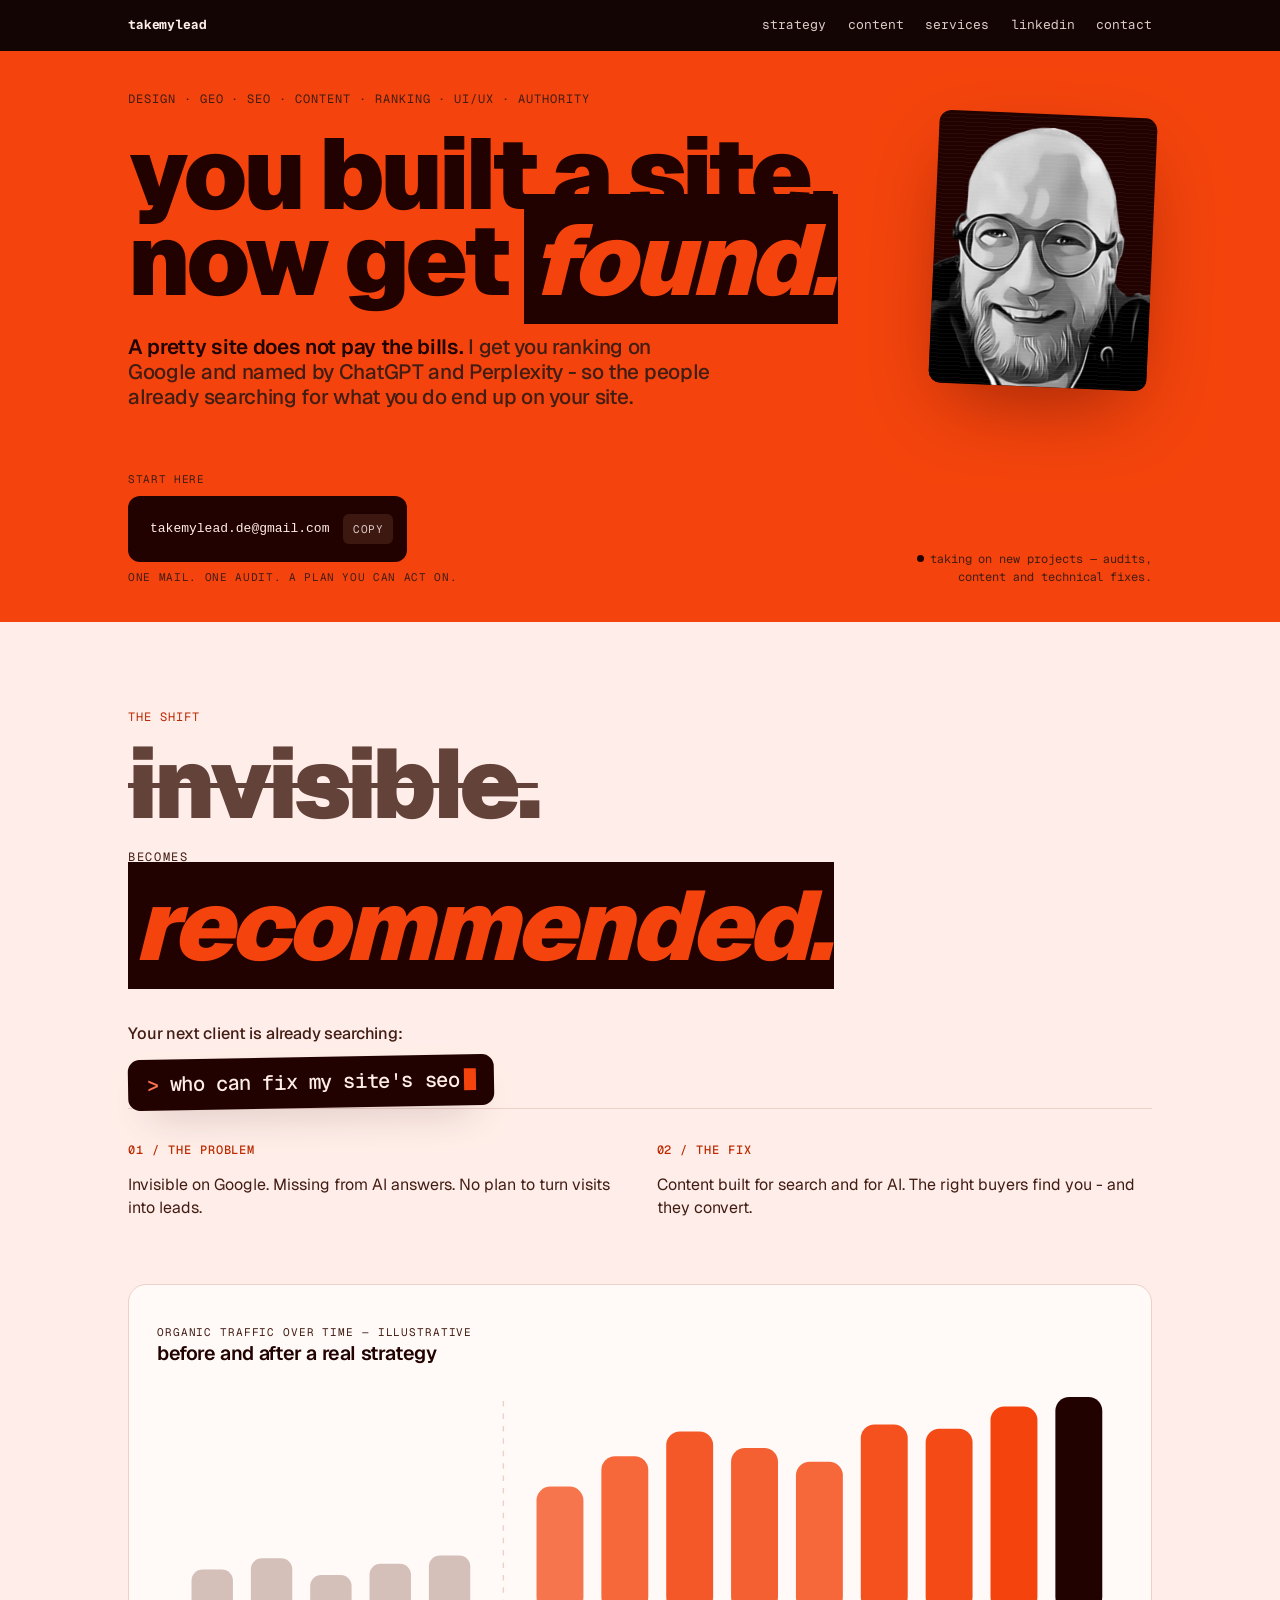
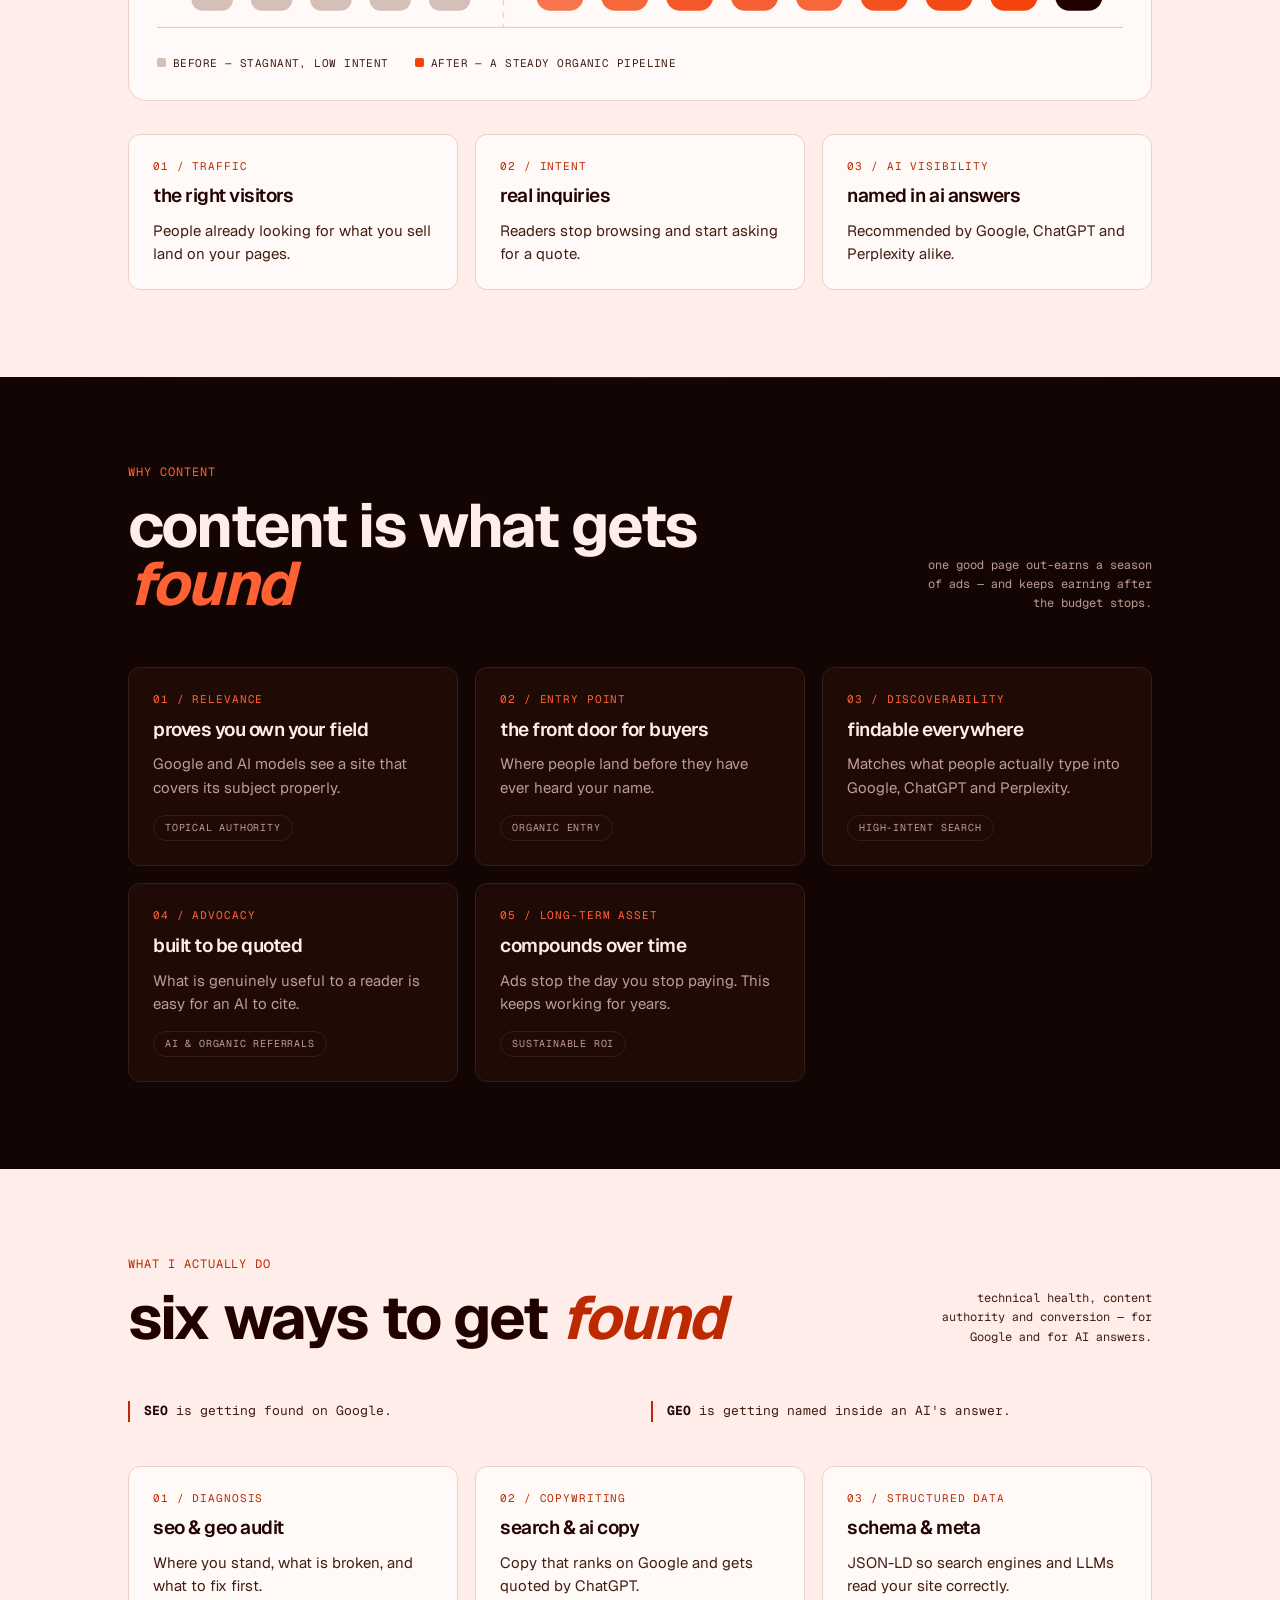
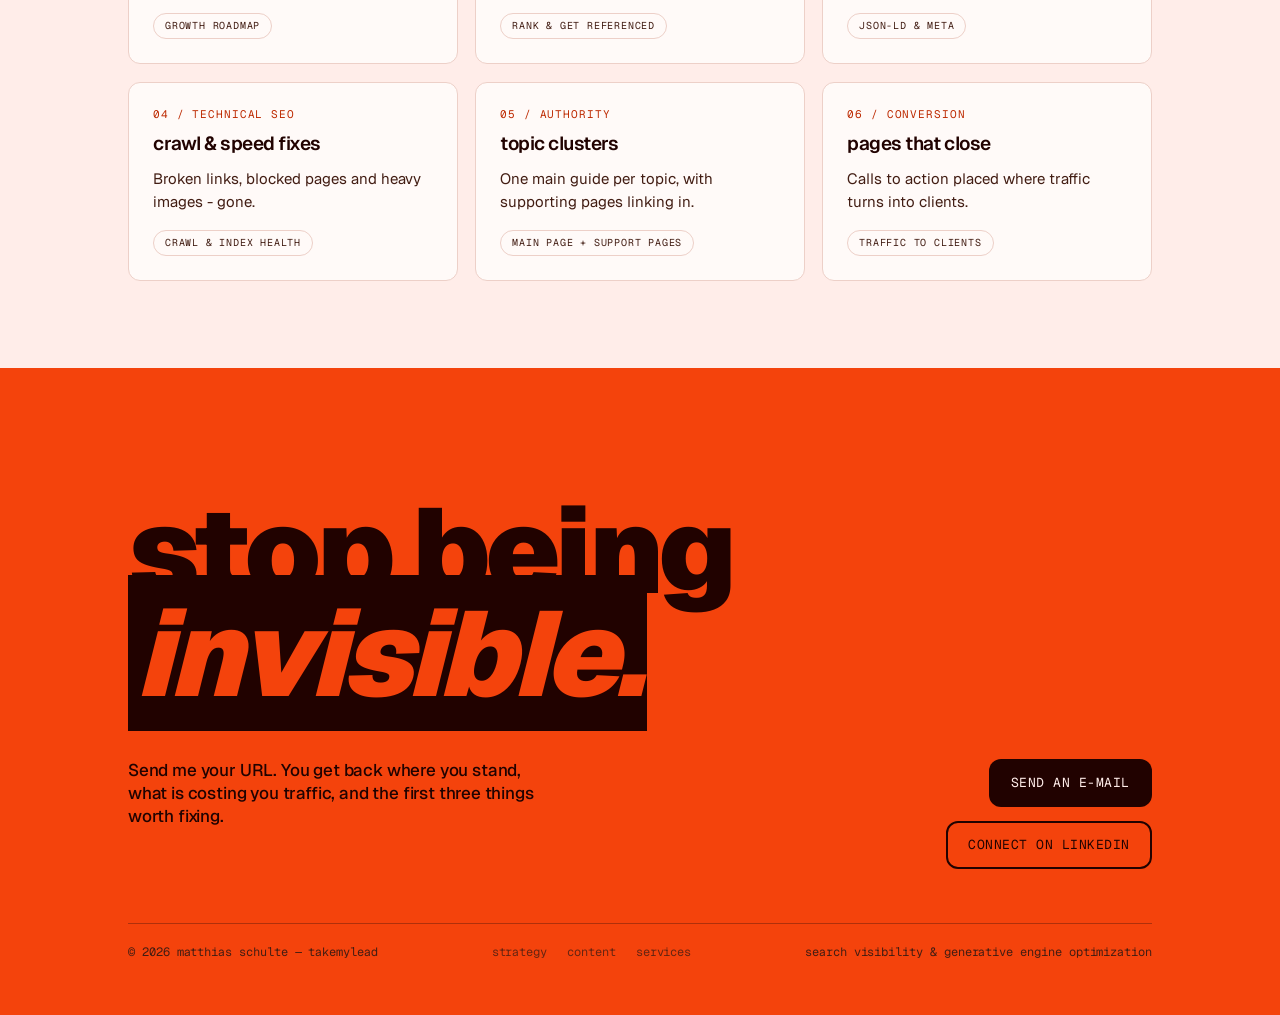
<file: index.html>
<!DOCTYPE html>
<html lang="en">
<head>
<meta charset="UTF-8">
<meta name="viewport" content="width=device-width, initial-scale=1.0">
<title>Stop Being Invisible Online | TakeMyLead</title>

<!-- Primary SEO Meta Tags -->
<meta name="description" content="Pretty websites don't pay the bills - traffic that converts does. I optimize your site to answer questions, outrank competitors, and turn clicks into sales.">
<meta name="keywords" content="SEO consultant, GEO, generative engine optimization, AI search optimization, on-page SEO, off-page SEO, backlink strategy, search visibility, content strategy">
<meta name="robots" content="index, follow">
<meta name="theme-color" content="#f4430c">

<!-- The four tags marked HOST carry the absolute site URL; change all of
     them together if the site ever moves, since crawlers will not resolve
     a relative og:image. -->
<link rel="canonical" href="https://www.takemylead.de/">                                  <!-- HOST -->

<!-- Open Graph -->
<meta property="og:type" content="website">
<meta property="og:site_name" content="TakeMyLead">
<meta property="og:locale" content="en_US">
<meta property="og:url" content="https://www.takemylead.de/">                             <!-- HOST -->
<meta property="og:title" content="Stop Being Invisible Online | TakeMyLead">
<meta property="og:description" content="Pretty websites don't pay the bills - traffic that converts does. I optimize your site to answer questions, outrank competitors, and turn clicks into sales.">
<meta property="og:image" content="https://www.takemylead.de/og-image.png">              <!-- HOST -->
<meta property="og:image:type" content="image/png">
<meta property="og:image:width" content="1200">
<meta property="og:image:height" content="630">
<meta property="og:image:alt" content="TakeMyLead - stop being invisible online.">

<!-- Twitter / X -->
<meta name="twitter:card" content="summary_large_image">
<meta name="twitter:title" content="Stop Being Invisible Online | TakeMyLead">
<meta name="twitter:description" content="Pretty websites don't pay the bills - traffic that converts does. I optimize your site to answer questions, outrank competitors, and turn clicks into sales.">
<meta name="twitter:image" content="https://www.takemylead.de/og-image.png">             <!-- HOST -->
<meta name="twitter:image:alt" content="TakeMyLead - stop being invisible online.">

<!-- Structured data -->
<script type="application/ld+json">
{
  "@context": "https://schema.org",
  "@type": "ProfessionalService",
  "@id": "https://www.takemylead.de/#business",
  "name": "TakeMyLead",
  "url": "https://www.takemylead.de/",
  "image": "https://www.takemylead.de/og-image.png",
  "logo": "https://www.takemylead.de/apple-touch-icon.png",
  "email": "takemylead.de@gmail.com",
  "description": "Pretty websites don't pay the bills - traffic that converts does. I optimize your site to answer questions, outrank competitors, and turn clicks into sales.",
  "areaServed": "Worldwide",
  "availableLanguage": ["en", "de"],
  "knowsAbout": [
    "Search engine optimization",
    "Generative engine optimization",
    "Technical SEO",
    "Structured data and schema markup",
    "Content strategy",
    "Digital PR and link building"
  ],
  "hasOfferCatalog": {
    "@type": "OfferCatalog",
    "name": "Core optimization services",
    "itemListElement": [
      { "@type": "Offer", "itemOffered": { "@type": "Service", "name": "SEO and GEO audit", "description": "Analyze technical health, content structure and search visibility to build a prioritized growth roadmap." } },
      { "@type": "Offer", "itemOffered": { "@type": "Service", "name": "Search and AI copywriting", "description": "Write copy designed to perform well in search and increase the chance of being referenced by AI assistants." } },
      { "@type": "Offer", "itemOffered": { "@type": "Service", "name": "Structured data and schema", "description": "Configure meta titles, descriptions and JSON-LD so search engines and AI models can read the site." } },
      { "@type": "Offer", "itemOffered": { "@type": "Service", "name": "Technical SEO and crawl fixes", "description": "Find and resolve broken links, indexation blocks, heavy images and crawl errors." } },
      { "@type": "Offer", "itemOffered": { "@type": "Service", "name": "Topic cluster strategy", "description": "Group pages around one main guide per topic, with smaller pages linking back to it, to show subject expertise." } },
      { "@type": "Offer", "itemOffered": { "@type": "Service", "name": "On-page conversion architecture", "description": "Position calls to action, value propositions and lead capture so organic traffic converts." } }
    ]
  }
}
</script>

<link rel="icon" href="favicon.svg" type="image/svg+xml">
<link rel="icon" href="favicon-32.png" sizes="32x32" type="image/png">
<link rel="apple-touch-icon" href="apple-touch-icon.png">

<link rel="preconnect" href="https://fonts.googleapis.com">
<link rel="preconnect" href="https://fonts.gstatic.com" crossorigin>
<link href="https://fonts.googleapis.com/css2?family=Geist:wght@400;500;600;700;900&family=Geist+Mono:wght@400;500;700&display=swap" rel="stylesheet">

<style>
/* takemylead - alternate treatment.
   Palette and type lifted from latent-spaces.github.io/brag: one warm hue
   drives everything, an orange hero bookends a near-black body, and the only
   two faces are Geist and Geist Mono. */

:root {
  --hue: 35;

  --hero-bg: oklch(64% 0.22 var(--hue));
  --hero-ink: oklch(16% 0.06 var(--hue));
  --hero-ink-soft: oklch(28% 0.06 var(--hue));
  --hero-tint: oklch(96% 0.02 var(--hue));

  --dark-bg: oklch(14% 0.03 var(--hue));
  --dark-bg-elev: oklch(18% 0.04 var(--hue));
  --dark-ink: oklch(96% 0.02 var(--hue));
  --dark-ink-soft: oklch(72% 0.04 var(--hue));
  --dark-rule: oklch(26% 0.03 var(--hue));
  --dark-accent: oklch(72% 0.22 var(--hue));

  --radius-sm: 6px;
  --radius-md: 12px;
  --radius-lg: 18px;

  --ease-out: cubic-bezier(0.16, 1, 0.3, 1);

  --max-page: 1024px;
}

*, *::before, *::after { box-sizing: border-box; }
html, body { margin: 0; padding: 0; }
html { scroll-behavior: smooth; scroll-padding-top: 88px; }
body {
  font-family: "Geist", ui-sans-serif, system-ui, -apple-system, sans-serif;
  font-feature-settings: "ss01", "ss03", "cv11";
  -webkit-font-smoothing: antialiased;
  text-rendering: optimizeLegibility;
  line-height: 1.4;
  background: var(--dark-bg);
  color: var(--dark-ink);
}
img { display: block; max-width: 100%; height: auto; }
a { color: inherit; }
button { font: inherit; cursor: pointer; }

.skip-link {
  position: absolute;
  top: -100px;
  left: 12px;
  background: var(--hero-ink);
  color: var(--hero-tint);
  padding: 10px 14px;
  border-radius: var(--radius-sm);
  text-decoration: none;
  font-family: "Geist Mono", ui-monospace, monospace;
  font-size: 13px;
  z-index: 100;
}
.skip-link:focus { top: 12px; }

/* 1px tall, not 0: a zero-area target is unreliable to observe, and the
   negative margin keeps it out of the layout. */
#scroll-sentinel { height: 1px; margin-bottom: -1px; }

/* === Sticky header ===
   It lives outside .hero - the hero clips its own overflow, and an ancestor
   that clips kills position: sticky. The text stays white throughout; only
   the bar behind it changes, from transparent over the hero to black once
   the page moves. */
.topbar-wrap {
  position: sticky;
  top: 0;
  z-index: 50;
  color: var(--hero-tint);
  padding: clamp(14px, 1.5vw, 16.3px) clamp(20px, 3vw, 40px);
  transition: background-color 320ms var(--ease-out),
              box-shadow 320ms var(--ease-out);
}
.topbar-wrap.is-stuck {
  background: var(--dark-bg);
  box-shadow: 0 10px 30px -22px oklch(0% 0 0 / 0.9);
}

.topbar {
  /* Same column as .hero-main, so the mark and nav line up with the headline
     instead of hugging the viewport edges. */
  max-width: var(--max-page);
  margin: 0 auto;
  display: flex;
  align-items: baseline;
  justify-content: space-between;
  gap: 24px;
  font-family: "Geist Mono", ui-monospace, monospace;
  font-size: 13px;
  letter-spacing: -0.005em;
}
.topbar .mark { font-weight: 700; letter-spacing: -0.01em; text-decoration: none; }
.topbar nav { display: flex; gap: 22px; flex-wrap: wrap; }
.topbar nav a {
  color: inherit;
  text-decoration: none;
  /* White on the orange hero is the weaker of the two states, so the links
     sit closer to full strength than they would on black alone. */
  opacity: 0.86;
  transition: opacity 180ms var(--ease-out);
}
.topbar nav a:hover, .topbar nav a:focus-visible { opacity: 1; }
.topbar nav a:focus-visible { outline: 2px solid currentColor; outline-offset: 4px; border-radius: 3px; }

/* === Hero === */
.hero {
  /* Sized by its content, not by the window. This used to be
     min-height: calc(100svh - 56px) with .hero-main centred inside a 1fr row,
     and the content only comes to about 570px: on a 980px-tall window that
     left roughly 180px of empty orange above the headline and 230px below it.
     Ending the hero where its content ends closes both gaps, and letting the
     next band show at the bottom of the window is what tells the reader there
     is more to scroll - which a hero padded out with dead space does not.

     Spacing is in svh so it breathes on a tall window and tightens on a short
     one, and svh rather than vh so a mobile toolbar sliding away does not
     resize the hero mid-scroll. */
  background: var(--hero-bg);
  color: var(--hero-ink);
  display: grid;
  padding: clamp(28px, 4.5svh, 56px) clamp(20px, 3vw, 40px) clamp(28px, 4svh, 48px);
  gap: clamp(40px, 7svh, 80px);
  position: relative;
  overflow: hidden;
}

.hero-main {
  max-width: var(--max-page);
  margin: 0 auto;
  width: 100%;
  position: relative;
  z-index: 2;
  display: grid;
  grid-template-columns: minmax(0, 1fr) clamp(200px, 20vw, 218px);
  gap: clamp(24px, 4vw, 44px);
  align-items: center;
}
.hero-body { min-width: 0; }
.hero-eyebrow {
  font-family: "Geist Mono", ui-monospace, monospace;
  font-size: 12px;
  letter-spacing: 0.08em;
  text-transform: uppercase;
  color: var(--hero-ink-soft);
  margin: 0 0 clamp(18px, 2vw, 21.8px);
}
.hero-headline {
  /* Both numbers come from measuring the longest line, "you built a site.",
     against the text cell rather than from the freeze rule. The ceiling: at
     114px that line runs 791px in a heavy system face and the cell is 762px
     once the column is capped, so 100px keeps slack in every fallback. The
     coefficient: 10.5vw overflowed the cell throughout 901-1024px, where the
     hero is still two columns but the portrait has stopped shrinking. */
  font-size: clamp(50px, 9.7vw, 100px);
  line-height: 0.86;
  letter-spacing: -0.04em;
  font-weight: 900;
  margin: 0;
  text-transform: lowercase;
}
.hero-headline .emph {
  font-style: italic;
  background: var(--hero-ink);
  color: var(--hero-bg);
  padding: 0 0.06em;
}
.hero-sub {
  margin: clamp(26px, 3vw, 33px) 0 0;
  max-width: 42ch;
  font-size: clamp(18px, 1.9vw, 20.7px);
  line-height: 1.2;
  letter-spacing: -0.015em;
  font-weight: 500;
  color: var(--hero-ink-soft);
}
.hero-sub strong { color: var(--hero-ink); font-weight: 600; }

/* Portrait tile - the brag hero's video slot, holding a face instead.
   The figure itself is an unclipped positioning box so the keyword pills can
   travel past the tile edge; .portrait-frame carries the look and the clip. */
.hero-portrait {
  position: relative;
  aspect-ratio: 4 / 5;
  width: 100%;
  margin: 0;
  justify-self: end;
  cursor: pointer;
}
.portrait-frame {
  position: absolute;
  inset: 0;
  border-radius: var(--radius-md);
  background: var(--hero-ink);
  color: var(--hero-tint);
  transform: rotate(2.5deg);
  box-shadow: 0 30px 80px -20px oklch(20% 0.08 var(--hue) / 0.45);
  overflow: hidden;
}
.hero-portrait img {
  position: absolute;
  inset: 0;
  width: 100%;
  height: 100%;
  object-fit: cover;
  filter: grayscale(1) contrast(1.05);
  transition: filter 420ms var(--ease-out);
}
.hero-portrait:hover img,
.hero-portrait.is-live img { filter: grayscale(0); }
.portrait-frame::after {
  content: "";
  position: absolute;
  inset: 0;
  background: repeating-linear-gradient(
    to bottom,
    transparent 0, transparent 3px,
    oklch(100% 0 0 / 0.04) 3px, oklch(100% 0 0 / 0.04) 4px
  );
  pointer-events: none;
  z-index: 2;
}

/* Keyword pills that rise out of the portrait on hover and on each click.
   Two nested elements split the job: the outer one travels (at a constant
   speed, so distance tracks time exactly) and the inner one handles opacity.
   That split is what lets the fade start at the moment the pill clears the
   tile edge - the fade is just an animation whose delay JS computes from how
   far the pill has to climb before it gets there. */
.float-word {
  position: absolute;
  left: 0;
  top: 0;
  z-index: 3;
  pointer-events: none;
  will-change: transform;
  animation: float-rise var(--dur, 3400ms) linear forwards;
}
.float-word > span {
  display: block;
  padding: 0.34em 0.74em;
  border-radius: 999px;
  background: oklch(14% 0.015 var(--hue) / 0.9);
  color: #fff;
  font-family: "Geist Mono", ui-monospace, monospace;
  /* Set per pill: short words get the big type, long ones shrink to fit. */
  font-size: var(--fs, 14px);
  font-weight: 600;
  letter-spacing: -0.01em;
  line-height: 1.25;
  white-space: nowrap;
  opacity: 0;
  will-change: opacity, transform;
  /* float-out only fills forwards, so during its delay the fade-in's held
     value is what shows - no need to sequence them by hand. */
  animation:
    float-in 380ms var(--ease-out) forwards,
    float-out var(--fade-dur, 900ms) var(--ease-out) var(--fade-delay, 1200ms) forwards;
}
/* While JS measures a pill to find it a free slot, it must sit still and
   invisible - otherwise the first frame of the rise would be on screen. */
.float-word.is-measuring,
.float-word.is-measuring > span { animation: none; visibility: hidden; }
/* The arc: straight up in y, but fanning outward in x at an accelerating
   rate, so pills leave the tile the way sparks leave a vent. y stays strictly
   proportional to time - that linearity is what lets JS time the fade to the
   exact moment a pill clears the tile edge. */
@keyframes float-rise {
  0%   { transform: translate3d(-50%, 0, 0); }
  25%  { transform: translate3d(calc(-50% + var(--spread, 0px) * 0.09), calc(var(--rise, 240px) * -0.25), 0); }
  50%  { transform: translate3d(calc(-50% + var(--spread, 0px) * 0.27), calc(var(--rise, 240px) * -0.5), 0); }
  75%  { transform: translate3d(calc(-50% + var(--spread, 0px) * 0.57), calc(var(--rise, 240px) * -0.75), 0); }
  100% { transform: translate3d(calc(-50% + var(--spread, 0px)), calc(var(--rise, 240px) * -1), 0); }
}
@keyframes float-in {
  from { opacity: 0; transform: scale(0.8) translateY(6px); }
  to   { opacity: 1; transform: scale(1) translateY(0); }
}
/* Exit: the word turns onto its side and keeps sliding the way it was already
   travelling, so the turn reads as tumbling rather than pivoting in place.
   translateX comes before rotate so the slide stays in screen space. */
@keyframes float-out {
  from { opacity: 1; transform: translateX(0) rotate(0deg); }
  to   {
    opacity: 0;
    transform: translateX(var(--slide, 30px)) rotate(var(--spin, 90deg));
  }
}

.hero-foot {
  /* Shares the column with .hero-main and the topbar, so "start here" lines
     up under the headline rather than against the viewport edge. */
  max-width: var(--max-page);
  margin: 0 auto;
  width: 100%;
  display: grid;
  grid-template-columns: minmax(0, 1fr) auto;
  gap: 24px;
  align-items: end;
  z-index: 2;
}
.contact-block {
  font-family: "Geist Mono", ui-monospace, monospace;
  background: var(--hero-ink);
  color: var(--hero-tint);
  padding: 18px 14px 18px 22px;
  border-radius: var(--radius-md);
  font-size: 13px;
  line-height: 1.7;
  /* Address and button are two cells of one row, so they sit at the same
     height and the button needs no reserved padding to stand in. */
  display: inline-grid;
  grid-template-columns: minmax(0, 1fr) auto;
  align-items: center;
  gap: 14px;
  margin: 0;
  max-width: 100%;
}
/* The <code> scrolls, not the <pre> - so the button keeps its place when the
   address is wider than the block. */
.contact-block code { display: block; min-width: 0; overflow-x: auto; }
.contact-block .copy {
  background: oklch(28% 0.06 var(--hue));
  color: var(--hero-tint);
  border: none;
  border-radius: var(--radius-sm);
  padding: 6px 10px;
  font-family: inherit;
  font-size: 11px;
  letter-spacing: 0.04em;
  text-transform: uppercase;
  opacity: 0.85;
  transition: opacity 180ms var(--ease-out), background 180ms var(--ease-out);
}
.contact-block .copy:hover, .contact-block .copy:focus-visible {
  opacity: 1; background: oklch(38% 0.08 var(--hue)); outline: none;
}
.contact-block .copy[data-state="copied"] { background: oklch(58% 0.18 145); color: oklch(15% 0.05 145); }

.contact-stack { display: grid; gap: 8px; justify-items: start; min-width: 0; max-width: 100%; }
.contact-label {
  font-family: "Geist Mono", ui-monospace, monospace;
  font-size: 11px;
  letter-spacing: 0.06em;
  text-transform: uppercase;
  color: var(--hero-ink-soft);
}

.hero-meta {
  font-family: "Geist Mono", ui-monospace, monospace;
  font-size: 12px;
  text-align: right;
  letter-spacing: -0.005em;
  color: var(--hero-ink-soft);
  max-width: 34ch;
  justify-self: end;
  line-height: 1.5;
  margin: 0;
}
.hero-meta .dot {
  display: inline-block;
  width: 7px; height: 7px;
  background: var(--hero-ink);
  border-radius: 50%;
  margin-right: 6px;
  vertical-align: 1px;
  animation: pulse 2.4s infinite ease-in-out;
}
@keyframes pulse {
  0%, 100% { opacity: 0.35; transform: scale(1); }
  50% { opacity: 1; transform: scale(1.15); }
}

/* === Bands ===
   Every band reads its colours from the same five locals, so a band flips
   between the dark canvas and the paper canvas by re-pointing them - nothing
   downstream needs to know which one it is sitting on. */
.band {
  --bg: var(--dark-bg);
  --elev: var(--dark-bg-elev);
  --ink: var(--dark-ink);
  --ink-soft: var(--dark-ink-soft);
  --rule: var(--dark-rule);
  --accent: var(--dark-accent);        /* safe for small text on this canvas */
  --accent-loud: var(--dark-accent);   /* fills and display type */
  --knock-bg: var(--dark-accent);      /* highlight box */
  --knock-ink: var(--dark-bg);
  --bar-base: oklch(48% 0.02 var(--hue));

  background: var(--bg);
  color: var(--ink);
  padding: clamp(60px, 8vw, 87px) clamp(20px, 3vw, 40px);
  position: relative;
}
/* Paper: the bright band that breaks up the dark run. The accent darkens
   here - the hero orange on cream is far too pale to read at 12px. */
.band.is-paper {
  --bg: var(--hero-tint);
  --elev: oklch(99% 0.008 var(--hue));
  --ink: var(--hero-ink);
  --ink-soft: var(--hero-ink-soft);
  --rule: oklch(88% 0.035 var(--hue));
  --accent: oklch(52% 0.19 var(--hue));
  --accent-loud: var(--hero-bg);
  --knock-bg: var(--hero-ink);
  --knock-ink: var(--hero-bg);
  --bar-base: oklch(82% 0.025 var(--hue));
}
.band.is-paper ::selection { background: var(--hero-bg); color: var(--hero-ink); }
/* The dark canvas can carry a near-black shadow; paper cannot. */
.band.is-paper .item:hover,
.band.is-paper .item:focus-within { box-shadow: 0 22px 50px -32px oklch(40% 0.1 var(--hue) / 0.5); }
.band::before {
  content: "";
  position: absolute;
  top: 0; left: 0; right: 0;
  height: 1px;
  background: linear-gradient(to right, transparent, var(--rule), transparent);
}
.band.is-paper::before { display: none; }
.band-inner { max-width: var(--max-page); margin: 0 auto; }

.band-head {
  max-width: var(--max-page);
  margin: 0 auto clamp(40px, 5vw, 54px);
  display: grid;
  grid-template-columns: 1fr auto;
  gap: 32px;
  align-items: end;
}
.eyebrow {
  font-family: "Geist Mono", ui-monospace, monospace;
  font-size: 12px;
  letter-spacing: 0.08em;
  text-transform: uppercase;
  color: var(--accent);
  margin: 0 0 16px;
}
.band-title {
  font-size: clamp(38px, 5.6vw, 61px);
  line-height: 0.95;
  letter-spacing: -0.03em;
  font-weight: 700;
  margin: 0;
  max-width: 16ch;
  text-transform: lowercase;
}
.band-title em { font-style: italic; color: var(--accent); }
.band-note {
  font-family: "Geist Mono", ui-monospace, monospace;
  font-size: 12px;
  line-height: 1.6;
  color: var(--ink-soft);
  max-width: 34ch;
  text-align: right;
  margin: 0;
}

/* The oversized invisible -> recommended statement */
.shift-statement {
  /* Named because the small word between the two big ones has to clear them,
     and the clearance is a fraction of this, not of its own 12px. */
  --statement-size: clamp(44px, 9vw, 98px);
  /* An inline box set at 0.86 line-height overflows its line box by half the
     difference between the font's content area and that line height - about
     0.22em each way for this face. That overhang is what the knocked-out
     background of "recommended." paints into, and at 98px it is 21px of it. */
  --statement-bleed: calc(var(--statement-size) * 0.22);
  font-size: var(--statement-size);
  line-height: 0.86;
  letter-spacing: -0.04em;
  font-weight: 900;
  text-transform: lowercase;
  margin: 0 0 clamp(40px, 5vw, 54px);
}
.shift-statement .becomes {
  display: block;
  font-family: "Geist Mono", ui-monospace, monospace;
  font-size: 12px;
  font-weight: 400;
  letter-spacing: 0.14em;
  text-transform: uppercase;
  color: var(--ink-soft);
  /* One bleed clears each neighbour, so nothing paints over the word; the top
     gets a few px of air on top of that because the strikethrough above it
     reads as a line and wants separating. Deliberately no more than that: the
     knocked-out box still stops level with this word's box, which is below
     its baseline, so the caps read in full while the word stays pressed
     between the two states instead of sitting on an airy line of its own. */
  margin: calc(var(--statement-bleed) + 5px) 0 var(--statement-bleed);
}
.shift-statement .won {
  font-style: italic;
  background: var(--knock-bg);
  color: var(--knock-ink);
  padding: 0 0.06em;
}

/* "invisible." is the problem the page exists to solve, so it is the one
   thing here that does not hold still. Every four seconds the word goes
   through a full second of failing, in three acts: two warning blinks, the
   print breaking up - the ink mis-registering into a warm pass and a cold
   one that tear off in opposite directions while bands of it stop printing
   altogether - and then a recovery that does not hold and goes again. Timed
   in hard steps rather than eased fades: nothing that breaks eases.
   Gated on .is-visible, the class the reveal observer sets, so the failure
   starts the moment the statement is first read rather than off screen. */
.shift-statement .strike {
  position: relative;
  display: inline-block;
  color: var(--ink-soft);
  text-decoration-line: line-through;
  text-decoration-thickness: 0.055em;
  /* Pinned rather than left at currentColor: the animation empties the
     letters by turning the text transparent, and the line through them has
     to survive that. */
  text-decoration-color: var(--ink-soft);
  /* Under strength even at rest: this is the word nobody finds. */
  opacity: 0.82;
}
.shift-statement.is-visible .strike { animation: ghost-fail 4s steps(1, end) infinite; }
/* Two more passes of the same word, stacked on it and clipped to a band each,
   so the failure tears the word apart instead of just doubling it. */
.shift-statement .strike::before,
.shift-statement .strike::after {
  content: attr(data-text);
  position: absolute;
  inset: 0;
  pointer-events: none;
  opacity: 0;
  text-decoration-line: line-through;
  text-decoration-thickness: 0.055em;
}
.shift-statement.is-visible .strike::before {
  color: var(--accent-loud);
  animation: ghost-warm 4s steps(1, end) infinite;
}
.shift-statement.is-visible .strike::after {
  color: var(--knock-bg);
  animation: ghost-cold 4s steps(1, end) infinite;
}
/* Roughly a second of failing, built from fifteen states held 40-160ms each.
   The pace is the same throughout - what makes it read as broken rather than
   as a loop is that the holds are uneven and the failure happens three times,
   each one arriving before the word has got back to full strength. Offsets,
   blur and the mask's bands are all in em, so the tear is the same size
   relative to the type at every width. */
@keyframes ghost-fail {
  0%      { opacity: 0.82; color: var(--ink-soft); transform: none; filter: none;
            -webkit-mask-image: none; mask-image: none; }
  /* one: two warning blinks, a breath apart - the word is about to go */
  67%     { opacity: 0.08; }
  68%     { opacity: 0.82; }
  70%     { opacity: 0.05; }
  71%     { opacity: 0.82; }
  /* two: the print breaks up - torn, gone, torn worse */
  74%     { opacity: 0.9; transform: translate3d(0.022em, 0, 0); filter: blur(0.012em);
            -webkit-mask-image: repeating-linear-gradient(to bottom, #000 0 0.085em, transparent 0.085em 0.15em);
                    mask-image: repeating-linear-gradient(to bottom, #000 0 0.085em, transparent 0.085em 0.15em); }
  75.5%   { opacity: 0.04; transform: none; filter: none;
            -webkit-mask-image: none; mask-image: none; }
  76.5%   { opacity: 0.94; transform: translate3d(0.045em, 0, 0); filter: blur(0.008em);
            -webkit-mask-image: repeating-linear-gradient(to bottom, #000 0 0.12em, transparent 0.12em 0.17em);
                    mask-image: repeating-linear-gradient(to bottom, #000 0 0.12em, transparent 0.12em 0.17em); }
  /* the beat the rest of it exists to set up, and the longest hold in the
     sequence: the letters empty out and the line through them stays, so for
     a sixth of a second the word is crossed out and not there at once. */
  78%     { opacity: 1; color: transparent; transform: none; filter: none;
            -webkit-mask-image: none; mask-image: none; }
  /* three: it comes back wrong, tears again, and relapses before settling */
  82%     { opacity: 0.2; color: var(--ink-soft); }
  83.5%   { opacity: 0.86; transform: translate3d(-0.03em, 0, 0); filter: blur(0.01em);
            -webkit-mask-image: repeating-linear-gradient(to bottom, #000 0 0.085em, transparent 0.085em 0.15em);
                    mask-image: repeating-linear-gradient(to bottom, #000 0 0.085em, transparent 0.085em 0.15em); }
  85%     { opacity: 0.06; transform: none; filter: none;
            -webkit-mask-image: none; mask-image: none; }
  86%     { opacity: 0.5; }
  88%     { opacity: 0.12; }
  89%     { opacity: 0.68; }
  91%     { opacity: 0.82; }
  100%    { opacity: 0.82; }
}
/* The two off-register passes exist only for the frames the word is torn, and
   each takes a different band of it, so the two tears never line up. The warm
   one leaves a band behind on the recovery - the ink settles last. */
@keyframes ghost-warm {
  0%      { opacity: 0; clip-path: inset(50% 0 50% 0); transform: none; }
  74%     { opacity: 0.95; clip-path: inset(6% 0 60% 0);  transform: translate3d(-0.1em, -0.012em, 0); }
  75.5%   { opacity: 0; }
  76.5%   { opacity: 0.85; clip-path: inset(34% 0 34% 0); transform: translate3d(-0.12em, 0.01em, 0); }
  78%     { opacity: 0; }
  83.5%   { opacity: 0.8; clip-path: inset(18% 0 50% 0); transform: translate3d(0.085em, -0.01em, 0); }
  85%     { opacity: 0; }
  86%     { opacity: 0.4; clip-path: inset(54% 0 26% 0); transform: translate3d(0.03em, 0, 0); }
  88%     { opacity: 0; }
  100%    { opacity: 0; }
}
@keyframes ghost-cold {
  0%      { opacity: 0; clip-path: inset(50% 0 50% 0); transform: none; }
  74%     { opacity: 0.7; clip-path: inset(44% 0 28% 0); transform: translate3d(0.1em, 0.012em, 0); }
  75.5%   { opacity: 0; }
  76.5%   { opacity: 0.8; clip-path: inset(66% 0 6% 0);  transform: translate3d(0.09em, -0.01em, 0); }
  78%     { opacity: 0; }
  83.5%   { opacity: 0.6; clip-path: inset(58% 0 16% 0); transform: translate3d(-0.07em, 0.012em, 0); }
  85%     { opacity: 0; }
  100%    { opacity: 0; }
}
/* Two-column prose pair */
.pair {
  display: grid;
  grid-template-columns: repeat(2, minmax(0, 1fr));
  gap: clamp(24px, 3vw, 33px);
  border-top: 1px solid var(--rule);
  padding-top: clamp(24px, 3vw, 33px);
}
.pair h3 {
  font-family: "Geist Mono", ui-monospace, monospace;
  font-size: 12px;
  letter-spacing: 0.08em;
  text-transform: uppercase;
  color: var(--accent);
  margin: 0 0 14px;
  font-weight: 500;
}
.pair p {
  margin: 0;
  font-size: 16px;
  line-height: 1.45;
  color: var(--ink-soft);
  max-width: 48ch;
}

/* The query a buyer actually types - brag's tilted prompt, repurposed */
.query {
  margin: clamp(32px, 4vw, 44px) 0 0;
  display: grid;
  justify-items: start;
  gap: 12px;
}
.query-lead {
  font-size: clamp(16px, 1.5vw, 16.3px);
  font-weight: 500;
  letter-spacing: -0.01em;
  color: var(--ink-soft);
  margin: 0;
}
.query-line {
  display: inline-flex;
  align-items: center;
  gap: 0.55em;
  max-width: 100%;
  font-family: "Geist Mono", ui-monospace, monospace;
  font-size: clamp(16px, 1.9vw, 20.7px);
  font-weight: 500;
  letter-spacing: -0.02em;
  line-height: 1.2;
  background: var(--hero-ink);
  color: var(--hero-tint);
  padding: 0.62em 0.9em;
  border-radius: var(--radius-md);
  transform: rotate(-1deg);
  box-shadow: 0 18px 40px -22px oklch(20% 0.08 var(--hue) / 0.7);
  margin: 0;
}
.query-line .prompt { color: oklch(72% 0.18 var(--hue)); }
.query-caret {
  display: inline-block;
  width: 0.55em;
  height: 1.05em;
  margin-left: -0.3em;
  background: var(--hero-bg);
  animation: blink 1.1s steps(1, end) infinite;
}
@keyframes blink { 50% { opacity: 0; } }

/* Chart */
.chart-wrap {
  margin-top: clamp(48px, 6vw, 65px);
  background: var(--elev);
  border: 1px solid var(--rule);
  border-radius: var(--radius-lg);
  padding: clamp(20px, 2.6vw, 28px);
}
.chart-head {
  display: flex;
  justify-content: space-between;
  align-items: baseline;
  gap: 20px;
  flex-wrap: wrap;
  margin-bottom: 22px;
}
.chart-head p { margin: 0; }
.chart-kicker {
  font-family: "Geist Mono", ui-monospace, monospace;
  font-size: 11px;
  letter-spacing: 0.08em;
  text-transform: uppercase;
  color: var(--ink-soft);
}
.chart-title {
  font-size: clamp(18px, 1.8vw, 19.6px);
  font-weight: 600;
  letter-spacing: -0.02em;
  text-transform: lowercase;
  margin-top: 6px;
}
.chart-readout {
  font-family: "Geist Mono", ui-monospace, monospace;
  font-size: 11px;
  letter-spacing: 0.06em;
  text-transform: uppercase;
  color: var(--knock-ink);
  background: var(--knock-bg);
  border-radius: 999px;
  padding: 5px 12px;
  opacity: 0;
  transition: opacity 200ms var(--ease-out);
  min-height: 23px;
}
.chart-readout.is-on { opacity: 1; }
.chart-svg { width: 100%; height: auto; display: block; }
.chart-svg .svg-bar {
  transform: scaleY(0);
  transform-box: fill-box;
  transform-origin: bottom;
}
.chart-svg.animate-bars .svg-bar {
  transform: scaleY(1);
  transition: transform 900ms var(--ease-out), opacity 180ms var(--ease-out), filter 180ms var(--ease-out);
}
.chart-svg.animate-bars .svg-bar:hover { opacity: 1; filter: brightness(1.22); }
/* Bar fills come from the band, so the chart re-colours itself on paper. */
.bar-base { fill: var(--bar-base); }
.bar-opt { fill: var(--accent-loud); }
.bar-top { fill: var(--ink); }
.chart-rule { stroke: var(--rule); }
.chart-legend {
  display: flex;
  gap: 26px;
  flex-wrap: wrap;
  margin-top: 18px;
  font-family: "Geist Mono", ui-monospace, monospace;
  font-size: 11px;
  letter-spacing: 0.04em;
  text-transform: uppercase;
  color: var(--ink-soft);
}
.chart-legend span::before {
  content: "";
  display: inline-block;
  width: 9px; height: 9px;
  border-radius: 2px;
  margin-right: 7px;
}
.chart-legend .is-base::before { background: var(--bar-base); }
.chart-legend .is-opt::before { background: var(--accent-loud); }

/* Card grid */
.grid {
  display: grid;
  grid-template-columns: repeat(3, minmax(0, 1fr));
  gap: clamp(16px, 1.6vw, 17.4px);
}
.item {
  background: var(--elev);
  border: 1px solid var(--rule);
  border-radius: var(--radius-md);
  padding: clamp(20px, 2.2vw, 24px);
  display: grid;
  gap: 12px;
  align-content: start;
  transition: transform 320ms var(--ease-out), border-color 320ms var(--ease-out), box-shadow 320ms var(--ease-out);
}
.item:hover, .item:focus-within {
  border-color: var(--accent);
  transform: translateY(-3px);
  box-shadow: 0 24px 60px -24px oklch(15% 0.04 var(--hue) / 0.8);
}
.item-no {
  font-family: "Geist Mono", ui-monospace, monospace;
  font-size: 11px;
  letter-spacing: 0.08em;
  text-transform: uppercase;
  color: var(--accent);
}
.item h3 {
  margin: 0;
  font-size: 19px;
  line-height: 1.1;
  letter-spacing: -0.025em;
  font-weight: 600;
  text-transform: lowercase;
}
.item p {
  margin: 0;
  font-size: 15px;
  line-height: 1.55;
  color: var(--ink-soft);
}
.item .tag {
  justify-self: start;
  margin-top: 4px;
  font-family: "Geist Mono", ui-monospace, monospace;
  font-size: 10px;
  letter-spacing: 0.08em;
  text-transform: uppercase;
  color: var(--ink-soft);
  border: 1px solid var(--rule);
  border-radius: 999px;
  padding: 5px 11px;
}

/* Definition strip - SEO against GEO */
.defs {
  display: grid;
  grid-template-columns: repeat(2, minmax(0, 1fr));
  gap: clamp(16px, 2vw, 21.8px);
  margin-bottom: clamp(32px, 4vw, 44px);
  font-family: "Geist Mono", ui-monospace, monospace;
  font-size: 13px;
  line-height: 1.6;
  color: var(--ink-soft);
}
.defs p { margin: 0; border-left: 2px solid var(--accent); padding-left: 14px; }
.defs b { color: var(--ink); font-weight: 700; }

/* === Outro === */
.outro {
  background: var(--hero-bg);
  color: var(--hero-ink);
  padding: clamp(80px, 12vw, 131px) clamp(20px, 3vw, 40px) clamp(40px, 5vw, 54px);
  display: grid;
  gap: clamp(40px, 5vw, 54px);
}
.outro-inner {
  max-width: var(--max-page);
  margin: 0 auto;
  width: 100%;
  display: grid;
  gap: clamp(40px, 5vw, 54px);
}
.outro-headline {
  font-size: clamp(48px, 11vw, 120px);
  line-height: 0.86;
  letter-spacing: -0.04em;
  font-weight: 900;
  margin: 0;
  text-transform: lowercase;
  max-width: 13ch;
}
.outro-headline em {
  font-style: italic;
  background: var(--hero-ink);
  color: var(--hero-bg);
  padding: 0 0.06em;
}
.outro-grid {
  display: grid;
  grid-template-columns: minmax(0, 1fr) minmax(0, auto);
  gap: clamp(24px, 4vw, 44px);
  align-items: start;
}
.outro-meta {
  font-size: 17px;
  line-height: 1.35;
  font-weight: 500;
  letter-spacing: -0.01em;
  max-width: 38ch;
  margin: 0;
}
.outro-actions { display: grid; gap: 14px; justify-items: end; }
.btn {
  display: inline-flex;
  align-items: center;
  gap: 10px;
  font-family: "Geist Mono", ui-monospace, monospace;
  font-size: 13px;
  letter-spacing: 0.04em;
  text-transform: uppercase;
  text-decoration: none;
  background: var(--hero-ink);
  color: var(--hero-tint);
  padding: 15px 22px;
  border-radius: var(--radius-md);
  transition: transform 220ms var(--ease-out), background 220ms var(--ease-out);
  white-space: nowrap;
}
.btn:hover, .btn:focus-visible { background: oklch(24% 0.07 var(--hue)); transform: translateY(-2px); outline: none; }
.btn:focus-visible { box-shadow: 0 0 0 3px var(--hero-ink); }
.btn.is-ghost {
  background: transparent;
  color: var(--hero-ink);
  border: 2px solid var(--hero-ink);
  padding: 13px 20px;
}
.btn.is-ghost:hover, .btn.is-ghost:focus-visible { background: oklch(16% 0.06 var(--hue) / 0.12); }

.colophon {
  max-width: var(--max-page);
  margin: 0 auto;
  width: 100%;
  font-family: "Geist Mono", ui-monospace, monospace;
  font-size: 12px;
  letter-spacing: -0.005em;
  color: var(--hero-ink-soft);
  display: flex;
  justify-content: space-between;
  gap: 24px;
  flex-wrap: wrap;
  border-top: 1px solid oklch(28% 0.08 var(--hue) / 0.4);
  padding-top: 20px;
}
.colophon nav { display: flex; gap: 20px; flex-wrap: wrap; }
.colophon a { text-decoration: none; opacity: 0.8; }
.colophon a:hover { opacity: 1; }

/* Reveal */
.reveal { opacity: 0; transform: translateY(14px); transition: opacity 600ms var(--ease-out), transform 600ms var(--ease-out); }
.reveal.is-visible { opacity: 1; transform: none; }

/* === Responsive === */
@media (max-width: 1024px) {
  .grid { grid-template-columns: repeat(2, minmax(0, 1fr)); }
}
@media (max-width: 900px) {
  .hero-main { grid-template-columns: 1fr; gap: clamp(28px, 6vw, 48px); }
  /* One column means the tile no longer answers to a text cell beside it,
     so it sits on the column's centre line rather than its left edge. */
  .hero-portrait { width: clamp(170px, 46vw, 230px); justify-self: center; }
  .portrait-frame { transform: none; }
  .band-head { grid-template-columns: 1fr; gap: 18px; }
  .band-note { text-align: left; max-width: 52ch; }
}
@media (max-width: 720px) {
  .topbar { gap: 14px; font-size: 12px; }
  .topbar nav { gap: 14px; justify-content: flex-end; }
  .hero-foot { grid-template-columns: 1fr; }
  /* With nothing beside it, the block takes the whole column rather than
     shrinking to the address - the button then sits against the right edge of
     the screen, where a thumb reaches it. */
  .contact-block { width: 100%; }
  .hero-meta { text-align: left; justify-self: start; }
  .outro-grid { grid-template-columns: 1fr; }
  .outro-actions { justify-items: start; }
  .pair, .defs { grid-template-columns: 1fr; }
}
@media (max-width: 560px) {
  .grid { grid-template-columns: minmax(0, 1fr); }
}
@media (prefers-reduced-motion: reduce) {
  *, *::before, *::after {
    animation-duration: 0.01ms !important;
    animation-iteration-count: 1 !important;
    transition-duration: 0.01ms !important;
  }
  html { scroll-behavior: auto; }
  .reveal { opacity: 1; transform: none; }
  .chart-svg .svg-bar { transform: scaleY(1); }
}
</style>
</head>
<body>

<a class="skip-link" href="#main">skip to content</a>

<!-- Watched by the header: once this scrolls out of view, the bar goes black. -->
<div id="scroll-sentinel" aria-hidden="true"></div>

<!-- ============ HEADER ============ -->
<div class="topbar-wrap" id="site-header">
  <div class="topbar">
    <a class="mark" href="#top">takemylead</a>
    <nav>
      <a href="#shift">strategy</a>
      <a href="#content">content</a>
      <a href="#services">services</a>
      <a href="https://www.linkedin.com/in/matthias-s-29075920a/" target="_blank" rel="noopener">linkedin</a>
      <a href="#contact">contact</a>
    </nav>
  </div>
</div>

<header class="hero" id="top">
  <div class="hero-main">
    <div class="hero-body">
      <p class="hero-eyebrow">design &middot; geo &middot; seo &middot; content &middot; ranking &middot; ui/ux &middot; authority</p>
      <h1 class="hero-headline">
        you built a site.<br>
        now get <span class="emph">found.</span>
      </h1>
      <p class="hero-sub">
        <strong>A pretty site does not pay the bills.</strong>
        I get you ranking on Google and named by ChatGPT and Perplexity - so the
        people already searching for what you do end up on your site.
      </p>
    </div>

    <figure class="hero-portrait">
      <div class="portrait-frame">
        <img src="portrait-320.webp" width="320" height="400" alt="Matthias Schulte"
             onerror="this.onerror=null; this.src='portrait-160.png';">
      </div>
    </figure>
  </div>

  <div class="hero-foot">
    <div class="contact-stack">
      <span class="contact-label">start here</span>
      <pre class="contact-block"><code>takemylead.de@gmail.com</code><button class="copy" type="button" data-copy="takemylead.de@gmail.com">copy</button></pre>
      <span class="contact-label">one mail. one audit. a plan you can act on.</span>
    </div>
    <p class="hero-meta">
      <span class="dot"></span>taking on new projects &mdash; audits, content
      and technical fixes.
    </p>
  </div>
</header>

<main id="main">

  <!-- ============ THE SHIFT (paper) ============ -->
  <section class="band is-paper" id="shift">
    <div class="band-inner">
      <p class="eyebrow reveal">the shift</p>
      <h2 class="shift-statement reveal">
        <span class="strike" data-text="invisible.">invisible.</span>
        <span class="becomes">becomes</span>
        <span class="won">recommended.</span>
      </h2>

      <div class="query reveal">
        <p class="query-lead">Your next client is already searching:</p>
        <p class="query-line"><span class="prompt">&gt;</span> who can fix my site's seo<span class="query-caret"></span></p>
      </div>

      <div class="pair reveal">
        <div>
          <h3>01 / the problem</h3>
          <p>Invisible on Google. Missing from AI answers. No plan to turn visits into leads.</p>
        </div>
        <div>
          <h3>02 / the fix</h3>
          <p>Content built for search and for AI. The right buyers find you - and they convert.</p>
        </div>
      </div>

      <!-- Illustrative, not measured: the shape a tailored search strategy
           gives organic traffic over time. -->
      <div class="chart-wrap reveal">
        <div class="chart-head">
          <div>
            <p class="chart-kicker">organic traffic over time &mdash; illustrative</p>
            <p class="chart-title">before and after a real strategy</p>
          </div>
          <p class="chart-readout" id="chart-readout" aria-live="polite"></p>
        </div>

        <svg class="chart-svg" viewBox="0 0 700 180" role="img"
             aria-label="Bar chart: a flat baseline of stagnant traffic, then a rising curve once a tailored SEO and GEO strategy is applied.">
          <rect data-val="Baseline: unoptimized search"  x="25"  y="130" width="30" height="30"  rx="8"  class="svg-bar bar-base" />
          <rect data-val="Baseline: low intent traffic"  x="68"  y="122" width="30" height="38"  rx="8"  class="svg-bar bar-base" />
          <rect data-val="Baseline: stagnant visibility" x="111" y="134" width="30" height="26"  rx="8"  class="svg-bar bar-base" />
          <rect data-val="Baseline: unindexed content"   x="154" y="126" width="30" height="34"  rx="8"  class="svg-bar bar-base" />
          <rect data-val="Baseline: pre-strategy level"  x="197" y="120" width="30" height="40"  rx="8"  class="svg-bar bar-base" />

          <line x1="251" y1="8" x2="251" y2="172" class="chart-rule" stroke-width="1" stroke-dasharray="4 5" />

          <rect data-val="Phase 1: technical audit"             x="275" y="70" width="34" height="90"  rx="10" opacity="0.72" class="svg-bar bar-opt" />
          <rect data-val="Phase 2: keyword clustering"          x="322" y="48" width="34" height="112" rx="10" opacity="0.8"  class="svg-bar bar-opt" />
          <rect data-val="Phase 3: topical authority"           x="369" y="30" width="34" height="130" rx="10" opacity="0.88" class="svg-bar bar-opt" />
          <rect data-val="Phase 4: geo &amp; ai search citation"    x="416" y="42" width="34" height="118" rx="10" opacity="0.84" class="svg-bar bar-opt" />
          <rect data-val="Phase 5: high-intent inflow"          x="463" y="52" width="34" height="108" rx="10" opacity="0.8"  class="svg-bar bar-opt" />
          <rect data-val="Phase 6: search engine dominance"     x="510" y="25" width="34" height="135" rx="10" opacity="0.92" class="svg-bar bar-opt" />
          <rect data-val="Phase 7: sustained growth"            x="557" y="28" width="34" height="132" rx="10" opacity="0.96" class="svg-bar bar-opt" />
          <rect data-val="Phase 8: compounding authority"       x="604" y="12" width="34" height="148" rx="10" class="svg-bar bar-opt" />
          <rect data-val="Target: inbound pipeline"             x="651" y="5"  width="34" height="155" rx="10" class="svg-bar bar-top" />

          <line x1="0" y1="172" x2="700" y2="172" class="chart-rule" stroke-width="1" />
        </svg>

        <div class="chart-legend">
          <span class="is-base">before &mdash; stagnant, low intent</span>
          <span class="is-opt">after &mdash; a steady organic pipeline</span>
        </div>
      </div>

      <div class="grid reveal" style="margin-top: clamp(28px, 3vw, 33px);">
        <article class="item">
          <span class="item-no">01 / traffic</span>
          <h3>the right visitors</h3>
          <p>People already looking for what you sell land on your pages.</p>
        </article>
        <article class="item">
          <span class="item-no">02 / intent</span>
          <h3>real inquiries</h3>
          <p>Readers stop browsing and start asking for a quote.</p>
        </article>
        <article class="item">
          <span class="item-no">03 / ai visibility</span>
          <h3>named in ai answers</h3>
          <p>Recommended by Google, ChatGPT and Perplexity alike.</p>
        </article>
      </div>
    </div>
  </section>

  <!-- ============ WHY CONTENT ============ -->
  <section class="band" id="content">
    <div class="band-head">
      <div>
        <p class="eyebrow">why content</p>
        <h2 class="band-title">content is what gets <em>found</em></h2>
      </div>
      <p class="band-note">
        one good page out-earns a season of ads &mdash; and keeps earning after
        the budget stops.
      </p>
    </div>

    <div class="band-inner">
      <div class="grid reveal">
        <article class="item">
          <span class="item-no">01 / relevance</span>
          <h3>proves you own your field</h3>
          <p>Google and AI models see a site that covers its subject properly.</p>
          <span class="tag">topical authority</span>
        </article>
        <article class="item">
          <span class="item-no">02 / entry point</span>
          <h3>the front door for buyers</h3>
          <p>Where people land before they have ever heard your name.</p>
          <span class="tag">organic entry</span>
        </article>
        <article class="item">
          <span class="item-no">03 / discoverability</span>
          <h3>findable everywhere</h3>
          <p>Matches what people actually type into Google, ChatGPT and Perplexity.</p>
          <span class="tag">high-intent search</span>
        </article>
        <article class="item">
          <span class="item-no">04 / advocacy</span>
          <h3>built to be quoted</h3>
          <p>What is genuinely useful to a reader is easy for an AI to cite.</p>
          <span class="tag">ai &amp; organic referrals</span>
        </article>
        <article class="item">
          <span class="item-no">05 / long-term asset</span>
          <h3>compounds over time</h3>
          <p>Ads stop the day you stop paying. This keeps working for years.</p>
          <span class="tag">sustainable roi</span>
        </article>
      </div>
    </div>
  </section>

  <!-- ============ SERVICES (paper) ============ -->
  <section class="band is-paper" id="services">
    <div class="band-head">
      <div>
        <p class="eyebrow">what i actually do</p>
        <h2 class="band-title">six ways to get <em>found</em></h2>
      </div>
      <p class="band-note">
        technical health, content authority and conversion &mdash; for Google and
        for AI answers.
      </p>
    </div>

    <div class="band-inner">
      <div class="defs reveal">
        <p><b>SEO</b> is getting found on Google.</p>
        <p><b>GEO</b> is getting named inside an AI's answer.</p>
      </div>

      <div class="grid reveal">
        <article class="item">
          <span class="item-no">01 / diagnosis</span>
          <h3>seo &amp; geo audit</h3>
          <p>Where you stand, what is broken, and what to fix first.</p>
          <span class="tag">growth roadmap</span>
        </article>
        <article class="item">
          <span class="item-no">02 / copywriting</span>
          <h3>search &amp; ai copy</h3>
          <p>Copy that ranks on Google and gets quoted by ChatGPT.</p>
          <span class="tag">rank &amp; get referenced</span>
        </article>
        <article class="item">
          <span class="item-no">03 / structured data</span>
          <h3>schema &amp; meta</h3>
          <p>JSON-LD so search engines and LLMs read your site correctly.</p>
          <span class="tag">json-ld &amp; meta</span>
        </article>
        <article class="item">
          <span class="item-no">04 / technical seo</span>
          <h3>crawl &amp; speed fixes</h3>
          <p>Broken links, blocked pages and heavy images - gone.</p>
          <span class="tag">crawl &amp; index health</span>
        </article>
        <article class="item">
          <span class="item-no">05 / authority</span>
          <h3>topic clusters</h3>
          <p>One main guide per topic, with supporting pages linking in.</p>
          <span class="tag">main page + support pages</span>
        </article>
        <article class="item">
          <span class="item-no">06 / conversion</span>
          <h3>pages that close</h3>
          <p>Calls to action placed where traffic turns into clients.</p>
          <span class="tag">traffic to clients</span>
        </article>
      </div>
    </div>
  </section>
</main>

<!-- ============ OUTRO ============ -->
<footer class="outro" id="contact">
  <div class="outro-inner">
    <h2 class="outro-headline">stop being <em>invisible.</em></h2>
    <div class="outro-grid">
      <p class="outro-meta">
        Send me your URL. You get back where you stand, what is costing you
        traffic, and the first three things worth fixing.
      </p>
      <div class="outro-actions">
        <a class="btn" href="mailto:takemylead.de@gmail.com">send an e-mail</a>
        <a class="btn is-ghost" href="https://www.linkedin.com/in/matthias-s-29075920a/" target="_blank" rel="noopener">connect on linkedin</a>
      </div>
    </div>
  </div>

  <div class="colophon">
    <span>&copy; <span id="year">2026</span> matthias schulte &mdash; takemylead</span>
    <nav>
      <a href="#shift">strategy</a>
      <a href="#content">content</a>
      <a href="#services">services</a>
    </nav>
    <span>search visibility &amp; generative engine optimization</span>
  </div>
</footer>

<script>
document.addEventListener('DOMContentLoaded', () => {
  document.getElementById('year').textContent = new Date().getFullYear();

  // Sticky header: transparent over the orange hero, black bar once the page
  // starts moving. A sentinel at the very top beats a scroll listener here -
  // no work on every frame, and it reports its own state on load.
  const header = document.getElementById('site-header');
  const sentinel = document.getElementById('scroll-sentinel');
  if (header && sentinel) {
    new IntersectionObserver(([entry]) => {
      header.classList.toggle('is-stuck', !entry.isIntersecting);
    }).observe(sentinel);
  }

  // Copy the contact address out of the terminal-style block.
  document.querySelectorAll('.copy').forEach(btn => {
    btn.addEventListener('click', async () => {
      try {
        await navigator.clipboard.writeText(btn.dataset.copy);
      } catch {
        // The Clipboard API needs a secure context and permission; where it is
        // unavailable, select the line so the visitor can copy it by hand.
        const range = document.createRange();
        range.selectNodeContents(btn.parentElement.querySelector('code'));
        const sel = getSelection();
        sel.removeAllRanges();
        sel.addRange(range);
        return;
      }
      btn.textContent = 'copied';
      btn.dataset.state = 'copied';
      setTimeout(() => { btn.textContent = 'copy'; delete btn.dataset.state; }, 1800);
    });
  });

  // Reveal on scroll
  const revealObserver = new IntersectionObserver((entries) => {
    entries.forEach(entry => {
      if (!entry.isIntersecting) return;
      entry.target.classList.add('is-visible');
      revealObserver.unobserve(entry.target);
    });
  }, { threshold: 0.08, rootMargin: '0px 0px -40px 0px' });
  document.querySelectorAll('.reveal').forEach(el => revealObserver.observe(el));

  // Chart: grow the bars once they are on screen, read one out on hover.
  const chart = document.querySelector('.chart-svg');
  const readout = document.getElementById('chart-readout');
  if (chart) {
    const bars = chart.querySelectorAll('.svg-bar');
    // Stagger left to right so the curve reads as growth, not as a jump.
    bars.forEach((bar, i) => { bar.style.transitionDelay = (i * 55) + 'ms'; });

    new IntersectionObserver((entries, obs) => {
      entries.forEach(entry => {
        if (!entry.isIntersecting) return;
        entry.target.classList.add('animate-bars');
        obs.unobserve(entry.target);
      });
    }, { threshold: 0.3 }).observe(chart);

    bars.forEach(bar => {
      bar.addEventListener('mouseenter', () => {
        readout.textContent = bar.getAttribute('data-val');
        readout.classList.add('is-on');
      });
      // The text stays put while it fades, so the pill does not collapse.
      bar.addEventListener('mouseleave', () => readout.classList.remove('is-on'));
    });
  }

  // Portrait keyword pills: a steady drip while the pointer is on the tile,
  // plus one launch per click. Each pill climbs at a constant speed while
  // fanning outward from the middle of the tile - sparks off a vent - holds
  // full opacity for as long as it is still over the image, then tumbles onto
  // its side and slides away once it is clear of it.
  const portrait = document.querySelector('.hero-portrait');
  const hero = portrait && portrait.closest('.hero');
  if (portrait && !window.matchMedia('(prefers-reduced-motion: reduce)').matches) {
    const WORDS = [
      'SEO', 'Design', 'AI GEO', 'Ranking', 'Conversion', 'Visibility',
      'MetaData', 'Authority', 'EEAT', 'Leads', 'Content Writing',
      'Sitemap Debugging', 'Domain Authority', 'Core Web Vitals',
      'UI/UX', 'Schema Markup'
    ];
    // Walk the list instead of picking at random, so no word repeats
    // back-to-back and every one of them gets its turn.
    let next = 0;
    const DRIP_MAX = 6;       // the hover drip stops here...
    const CLICK_MAX = 12;     // ...but a click is always owed a launch
    const SPEED = 118;        // px per second - one pace for every pill
    const BEYOND = 0.46;      // how far past the top edge they drift, as a
                              // share of the tile height, before they are gone
    const GAP_X = 26;         // clear space demanded around a pill, in px
    const GAP_Y = 16;
    const TRIES = 24;         // candidate slots to test before giving up

    // Type scale: "SEO" gets the big letters, "Sitemap Debugging" the small
    // ones, sized off the tile so the ratio survives down to mobile.
    function fontSizeFor(word, tileWidth) {
      const t = Math.min(1, Math.max(0, (word.length - 3) / 14));
      return Math.min(34, Math.max(11, (0.098 - t * 0.052) * tileWidth));
    }

    // Overlap is ruled out at birth rather than policed per frame, which the
    // trajectories make possible:
    //   - y is linear and identical for every pill, so a vertical gap that
    //     exists at spawn is a vertical gap that holds for the whole trip;
    //   - pills fan away from the centre line, so a pair on opposite sides
    //     can only ever get further apart.
    // So a candidate clears a same-side neighbour on the vertical only, and an
    // opposite-side one on either axis. Any gap above zero is therefore enough
    // to guarantee they never cover each other - which is what lets a click
    // buy itself room by shrinking the gaps instead of giving up.
    function conflicts(box, side, gx, gy) {
      const base = portrait.getBoundingClientRect();
      return Array.from(portrait.querySelectorAll('.float-word'))
        .filter(el => !el.classList.contains('is-measuring'))
        .some(el => {
          const r = el.getBoundingClientRect();
          const b = {
            x1: r.left - base.left, x2: r.right - base.left,
            y1: r.top - base.top, y2: r.bottom - base.top
          };
          const vClear = box.y1 >= b.y2 + gy || box.y2 <= b.y1 - gy;
          if (Number(el.dataset.side) === side) return !vClear;
          const hClear = box.x1 >= b.x2 + gx || box.x2 <= b.x1 - gx;
          return !(vClear || hClear);
        });
    }

    function spawnWord(clickX, clickY) {
      const fromClick = clickX != null;
      const live = portrait.querySelectorAll('.float-word').length;
      if (live >= (fromClick ? CLICK_MAX : DRIP_MAX)) {
        if (!fromClick) return;
        // A click outranks the drip: retire the oldest to make room.
        portrait.querySelector('.float-word').remove();
      }

      const rect = portrait.getBoundingClientRect();
      if (!rect.height) return;

      const word = WORDS[next % WORDS.length];
      const el = document.createElement('span');
      el.className = 'float-word is-measuring';
      const inner = document.createElement('span');
      inner.textContent = word;
      el.appendChild(inner);
      el.style.setProperty('--fs', fontSizeFor(word, rect.width).toFixed(1) + 'px');
      portrait.appendChild(el);

      // Measure before placing: the big short words and the small long ones
      // end up nearer in width than their letter counts suggest, and the gap
      // test needs each real footprint either way.
      const w = el.offsetWidth;
      const h = el.offsetHeight;
      const halfW = w / 2;
      // Keep the whole pill on the tile at birth, whatever its width.
      const minLeft = Math.min(50, (halfW + 6) / rect.width * 100);
      const maxLeft = Math.max(50, 100 - minLeft);
      const maxTop = Math.max(40, (1 - (h + 6) / rect.height) * 100);

      function trySlot(attempt, gx, gy) {
        let leftPct, topPct;
        if (fromClick) {
          // Aim at where the click landed, then widen the search around it.
          const jitter = attempt === 0 ? 0 : Math.min(24, 4 + attempt * 2.2);
          leftPct = (clickX / rect.width) * 100 + (Math.random() * 2 - 1) * jitter;
          topPct = (clickY / rect.height) * 100 + (Math.random() * 2 - 1) * jitter;
        } else {
          leftPct = minLeft + Math.random() * (maxLeft - minLeft);
          topPct = 46 + Math.random() * 48;
        }
        leftPct = Math.min(maxLeft, Math.max(minLeft, leftPct));
        topPct = Math.min(maxTop, Math.max(34, topPct));

        const cx = (leftPct / 100) * rect.width;
        const cy = (topPct / 100) * rect.height;
        const box = { x1: cx - halfW, x2: cx + halfW, y1: cy, y2: cy + h };
        const side = leftPct < 50 ? -1 : 1;
        return conflicts(box, side, gx, gy) ? null : { leftPct, topPct, side };
      }

      // The drip only ever asks for comfortable spacing and skips a beat when
      // it cannot have it. A click is owed its launch, so it falls back to
      // tighter and tighter spacing - still clear of its neighbours, just
      // closer - rather than cutting a pill mid-flight to make room.
      const tiers = fromClick ? [1, 0.5, 0.18] : [1];
      let placed = null;
      for (const scale of tiers) {
        for (let i = 0; i < TRIES && !placed; i++) {
          placed = trySlot(i, GAP_X * scale, GAP_Y * scale);
        }
        if (placed) break;
      }
      // Nowhere clear enough right now - drop this one rather than stack it.
      if (!placed) { el.remove(); return; }
      next++;

      el.style.left = placed.leftPct.toFixed(1) + '%';
      el.style.top = placed.topPct.toFixed(1) + '%';
      el.dataset.side = String(placed.side);

      // Distance to the tile's top edge, then the stretch past it. The hero
      // clips its own overflow, so the stretch is also bounded by the space
      // actually left above the portrait - without that the pills would be
      // cut off mid-fade rather than finishing it.
      const toEdge = rect.height * (placed.topPct / 100);
      const headroom = hero ? rect.top - hero.getBoundingClientRect().top - 6 : Infinity;
      const beyond = Math.max(44, Math.min(rect.height * BEYOND, headroom));
      const rise = toEdge + beyond;
      const dur = (rise / SPEED) * 1000;
      // The travel is linear, so time and distance line up: the fade can start
      // at exactly the fraction of the trip where the pill crosses the edge.
      const fadeDelay = dur * (toEdge / rise);

      // How far out the arc throws it, and the tumble it slides away on -
      // both signed by the half of the tile it rose from, so the two sides
      // spray apart instead of all leaning the same way.
      //
      // The hero clips its own overflow at the viewport edge, so the throw is
      // capped by the room actually available on that side. Without this the
      // right-hand pills get guillotined mid-arc on any viewport narrower than
      // about 1700px, while the left ones have the whole headline to cross.
      const centerX = rect.left + (placed.leftPct / 100) * rect.width;
      const room = placed.side < 0
        ? centerX - halfW - 14
        : window.innerWidth - centerX - halfW - 14;
      const wanted = rise * (0.32 + Math.random() * 0.22);
      const budget = Math.max(56, Math.min(wanted, Math.max(56, room)));

      el.style.setProperty('--rise', rise.toFixed(0) + 'px');
      el.style.setProperty('--dur', dur.toFixed(0) + 'ms');
      el.style.setProperty('--fade-delay', fadeDelay.toFixed(0) + 'ms');
      el.style.setProperty('--fade-dur', (dur - fadeDelay).toFixed(0) + 'ms');
      // The arc takes most of the budget; the exit slide spends the rest, so
      // the turn always carries the word further out instead of pivoting.
      el.style.setProperty('--spread', (placed.side * budget * 0.68).toFixed(0) + 'px');
      el.style.setProperty('--spin', (placed.side * 90) + 'deg');
      el.style.setProperty('--slide', (placed.side * budget * 0.32).toFixed(0) + 'px');

      // The outer element owns the longest animation, so its end is the end.
      el.addEventListener('animationend', (e) => {
        if (e.target === el) el.remove();
      });
      el.classList.remove('is-measuring');
    }

    let drip = null;
    function startDrip() {
      clearInterval(drip);
      drip = setInterval(spawnWord, 620);
    }
    portrait.addEventListener('mouseenter', () => {
      spawnWord();
      startDrip();
    });
    portrait.addEventListener('mouseleave', () => {
      clearInterval(drip);
      drip = null;
    });
    // pointerdown rather than click: it fires on touch without waiting out the
    // tap delay, and a drag off the tile still counts as a launch.
    portrait.addEventListener('pointerdown', (e) => {
      const rect = portrait.getBoundingClientRect();
      spawnWord(e.clientX - rect.left, e.clientY - rect.top);
      // Clicking takes the floor from the drip: restarting the timer buys the
      // next click the room it needs on a tile that is already crowded.
      if (drip !== null) startDrip();
    });

    // A phone has no pointer to hover with, so scrolling stands in for it:
    // once the tile is properly in view it takes its colour and starts the
    // same drip, and goes grey and quiet again when it leaves. Gated on the
    // absence of hover so a desktop, where the tile is on screen from the
    // first frame, still waits to be approached.
    if (!window.matchMedia('(hover: hover)').matches && 'IntersectionObserver' in window) {
      new IntersectionObserver((entries) => {
        entries.forEach((entry) => {
          if (entry.isIntersecting) {
            portrait.classList.add('is-live');
            if (drip === null) { spawnWord(); startDrip(); }
          } else {
            portrait.classList.remove('is-live');
            clearInterval(drip);
            drip = null;
          }
        });
      }, { threshold: 0.5 }).observe(portrait);
    }
  }
});
</script>
</body>
</html>
</file>
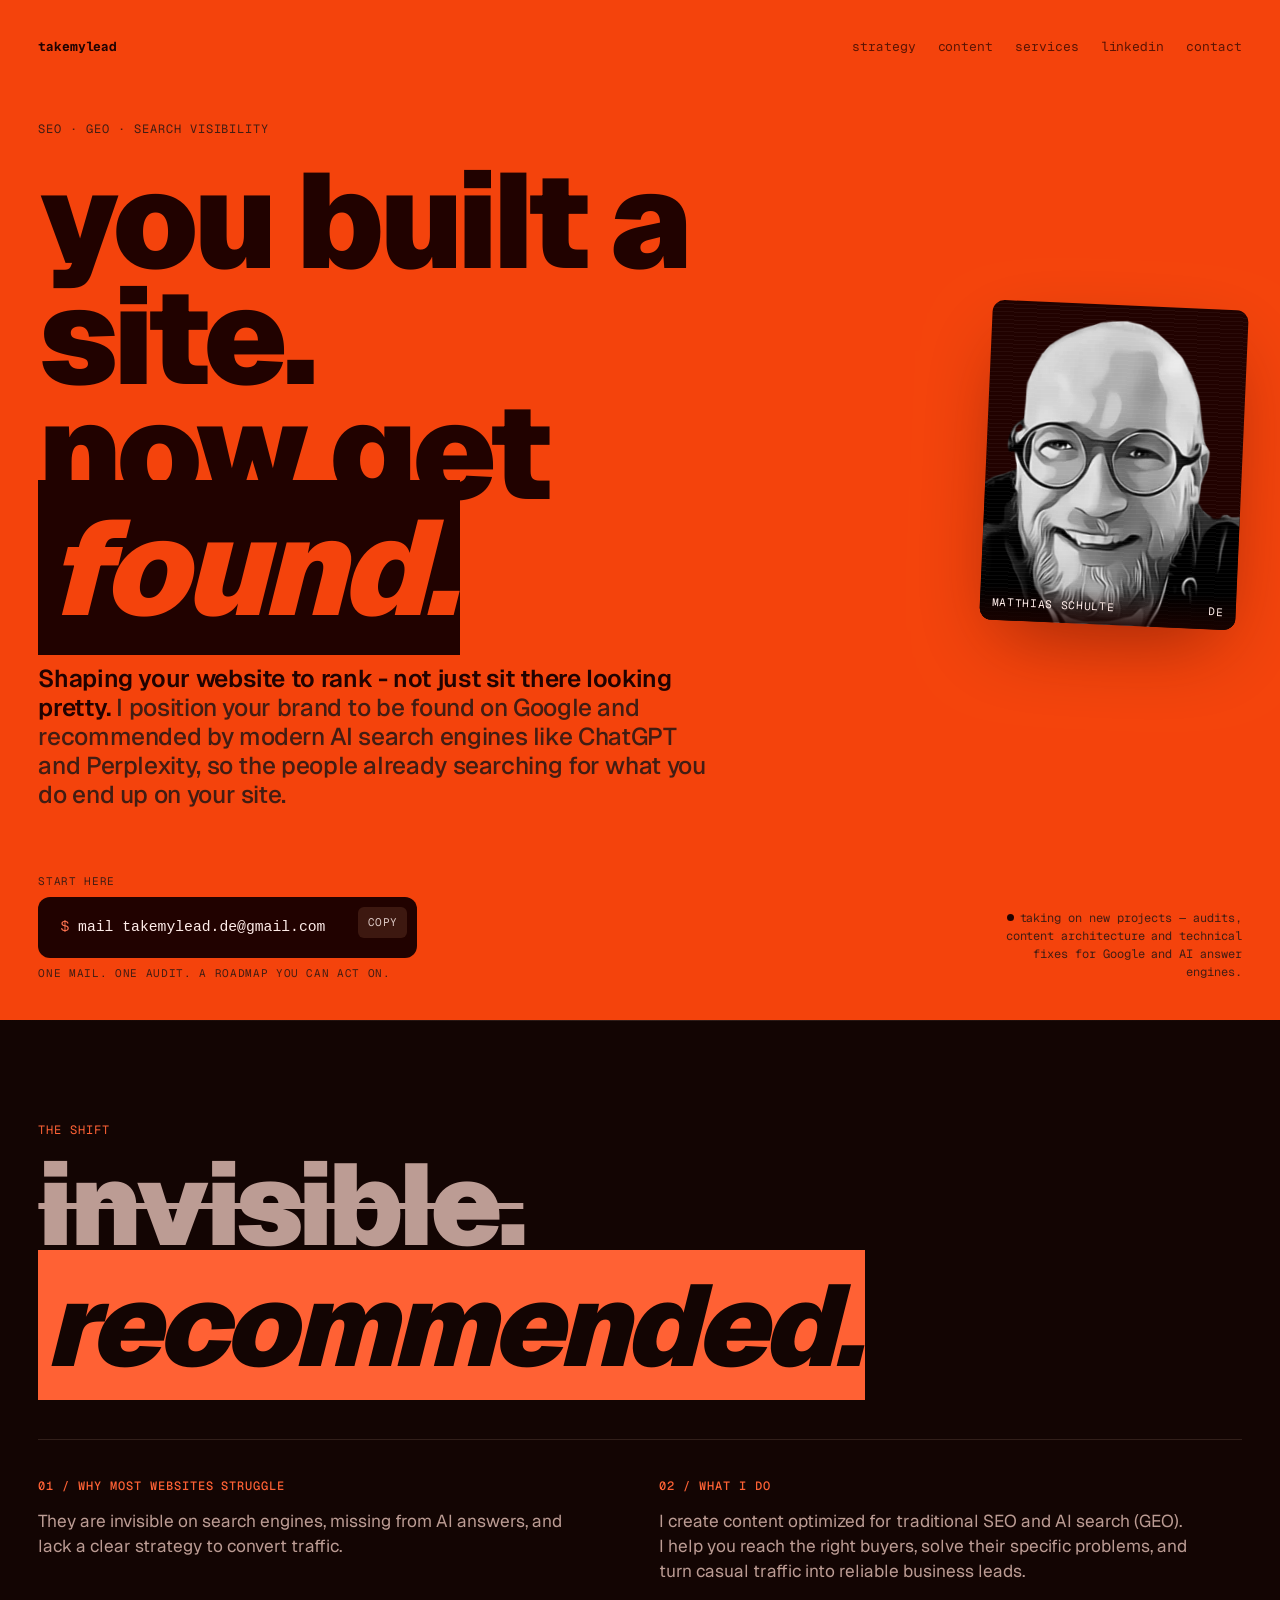
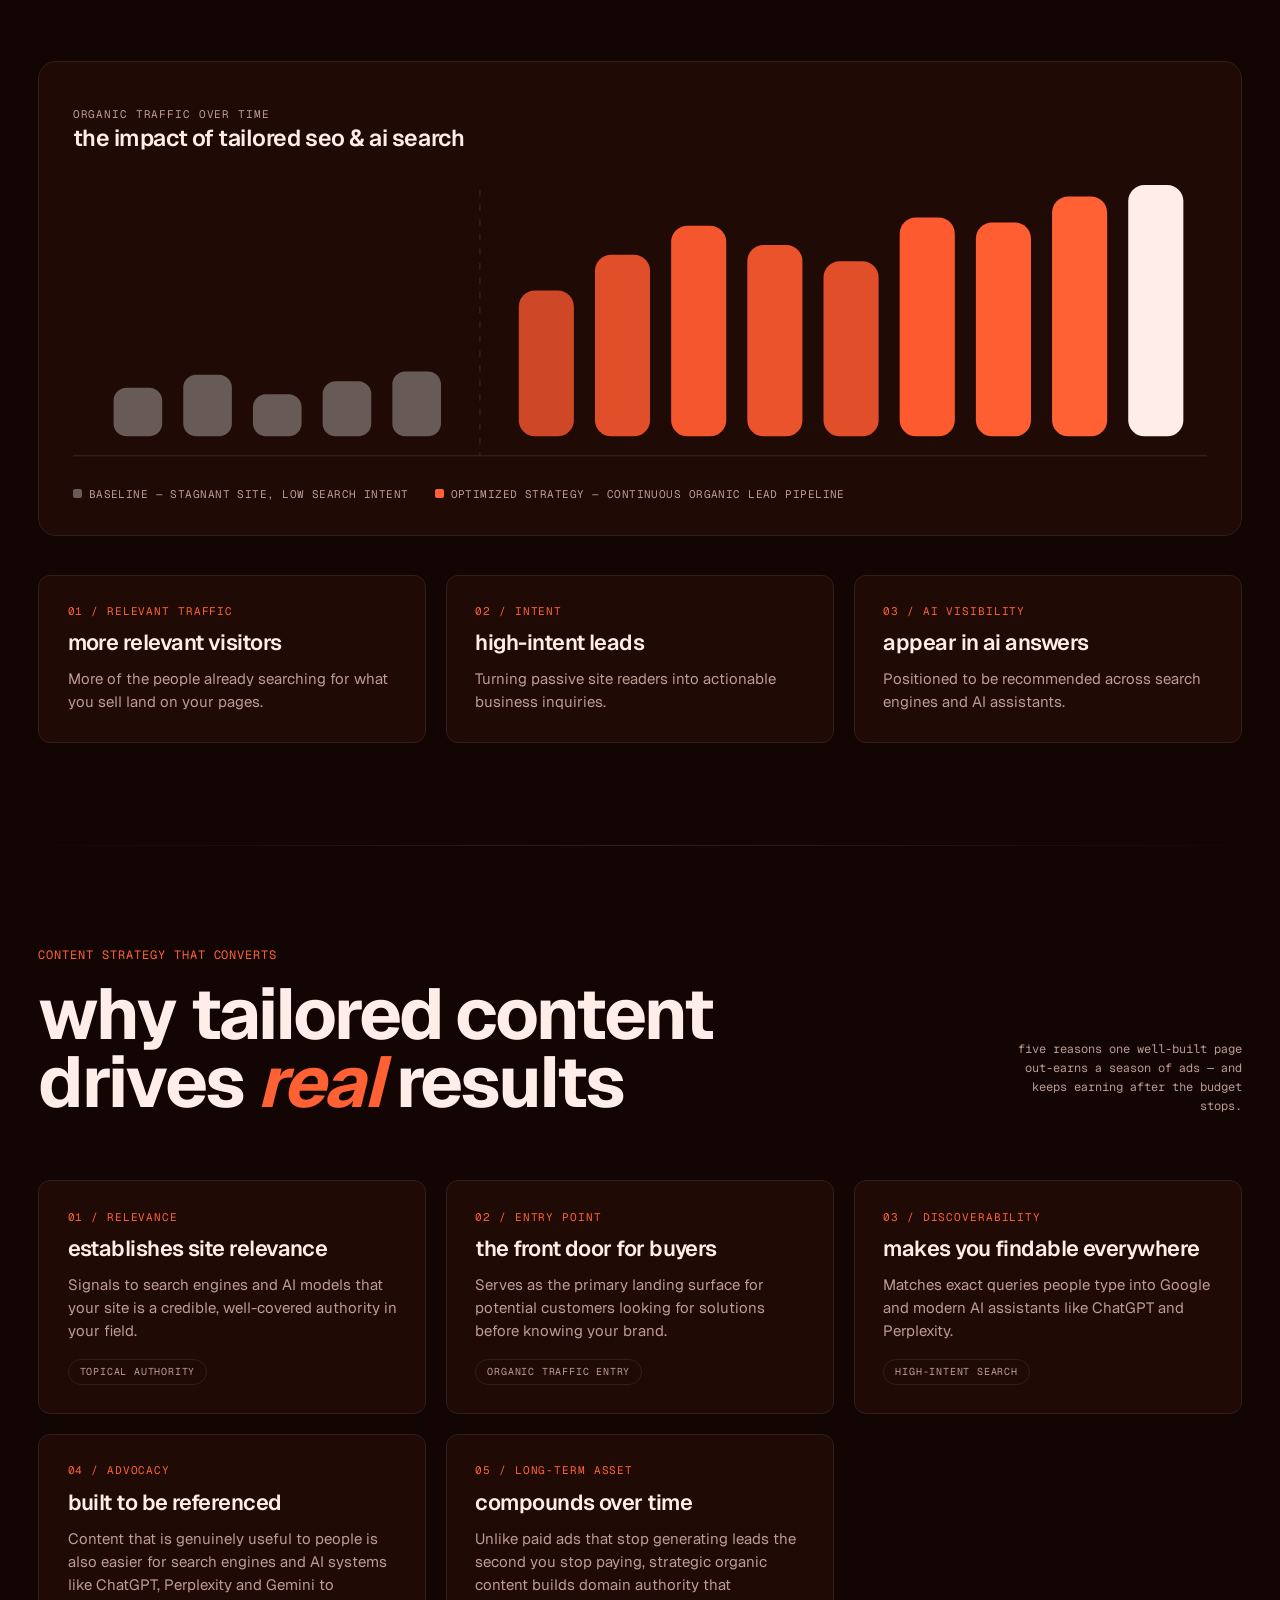
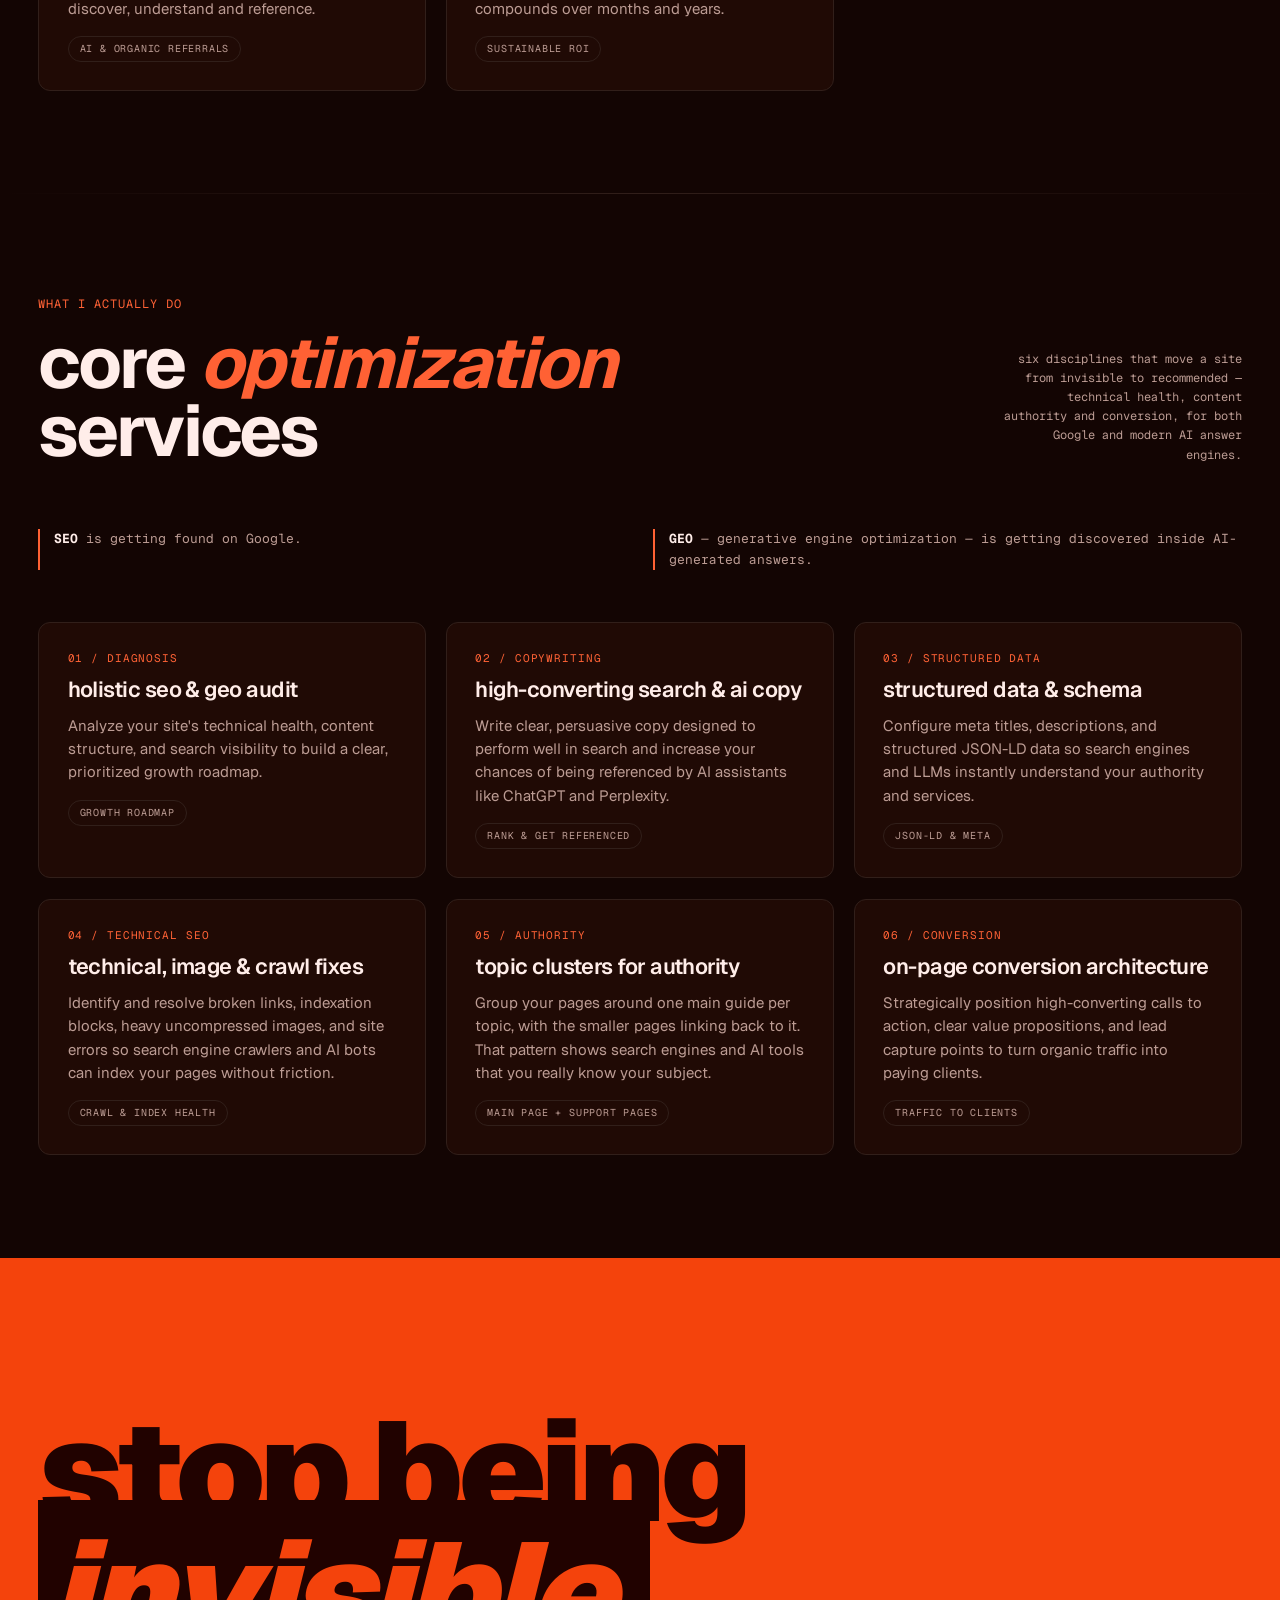
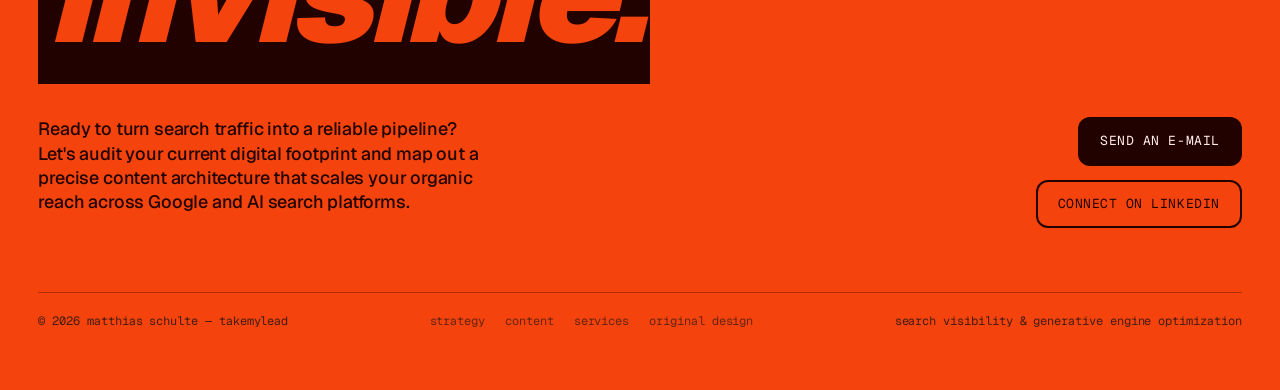
<file: index2.html>
<!DOCTYPE html>
<html lang="en">
<head>
<meta charset="UTF-8">
<meta name="viewport" content="width=device-width, initial-scale=1.0">
<title>TakeMyLead - stop being invisible online</title>

<!-- This is an alternate design treatment of the main page. It carries the
     same copy, so it must not compete with "/" in search results: noindex,
     and canonical back to the real page. -->
<meta name="robots" content="noindex, follow">
<link rel="canonical" href="https://www.takemylead.de/">
<meta name="description" content="Pretty websites don't pay the bills - traffic that converts does. I optimize your site to answer questions, outrank competitors, and turn clicks into sales.">
<meta name="theme-color" content="#1a1512">

<link rel="icon" href="favicon.svg" type="image/svg+xml">
<link rel="icon" href="favicon-32.png" sizes="32x32" type="image/png">
<link rel="apple-touch-icon" href="apple-touch-icon.png">

<link rel="preconnect" href="https://fonts.googleapis.com">
<link rel="preconnect" href="https://fonts.gstatic.com" crossorigin>
<link href="https://fonts.googleapis.com/css2?family=Geist:wght@400;500;600;700;900&family=Geist+Mono:wght@400;500;700&display=swap" rel="stylesheet">

<style>
/* takemylead - alternate treatment.
   Palette and type lifted from latent-spaces.github.io/brag: one warm hue
   drives everything, an orange hero bookends a near-black body, and the only
   two faces are Geist and Geist Mono. */

:root {
  --hue: 35;

  --hero-bg: oklch(64% 0.22 var(--hue));
  --hero-ink: oklch(16% 0.06 var(--hue));
  --hero-ink-soft: oklch(28% 0.06 var(--hue));
  --hero-tint: oklch(96% 0.02 var(--hue));

  --dark-bg: oklch(14% 0.03 var(--hue));
  --dark-bg-elev: oklch(18% 0.04 var(--hue));
  --dark-ink: oklch(96% 0.02 var(--hue));
  --dark-ink-soft: oklch(72% 0.04 var(--hue));
  --dark-rule: oklch(26% 0.03 var(--hue));
  --dark-accent: oklch(72% 0.22 var(--hue));

  --radius-sm: 6px;
  --radius-md: 12px;
  --radius-lg: 18px;

  --ease-out: cubic-bezier(0.16, 1, 0.3, 1);

  --max-page: 1480px;
}

*, *::before, *::after { box-sizing: border-box; }
html, body { margin: 0; padding: 0; }
html { scroll-behavior: smooth; scroll-padding-top: 24px; }
body {
  font-family: "Geist", ui-sans-serif, system-ui, -apple-system, sans-serif;
  font-feature-settings: "ss01", "ss03", "cv11";
  -webkit-font-smoothing: antialiased;
  text-rendering: optimizeLegibility;
  line-height: 1.4;
  background: var(--dark-bg);
  color: var(--dark-ink);
}
img { display: block; max-width: 100%; height: auto; }
a { color: inherit; }
button { font: inherit; cursor: pointer; }

.skip-link {
  position: absolute;
  top: -100px;
  left: 12px;
  background: var(--hero-ink);
  color: var(--hero-tint);
  padding: 10px 14px;
  border-radius: var(--radius-sm);
  text-decoration: none;
  font-family: "Geist Mono", ui-monospace, monospace;
  font-size: 13px;
  z-index: 100;
}
.skip-link:focus { top: 12px; }

/* === Hero === */
.hero {
  min-height: 100svh;
  background: var(--hero-bg);
  color: var(--hero-ink);
  display: grid;
  grid-template-rows: auto 1fr auto;
  padding: clamp(20px, 3vw, 40px);
  gap: clamp(36px, 5vw, 72px);
  position: relative;
  overflow: hidden;
}

.topbar {
  display: flex;
  align-items: baseline;
  justify-content: space-between;
  gap: 24px;
  font-family: "Geist Mono", ui-monospace, monospace;
  font-size: 13px;
  letter-spacing: -0.005em;
  z-index: 2;
}
.topbar .mark { font-weight: 700; letter-spacing: -0.01em; text-decoration: none; }
.topbar nav { display: flex; gap: 22px; flex-wrap: wrap; }
.topbar nav a {
  color: var(--hero-ink);
  text-decoration: none;
  opacity: 0.72;
  transition: opacity 180ms var(--ease-out);
}
.topbar nav a:hover, .topbar nav a:focus-visible { opacity: 1; }
.topbar nav a:focus-visible { outline: 2px solid var(--hero-ink); outline-offset: 4px; border-radius: 3px; }

.hero-main {
  align-self: center;
  max-width: var(--max-page);
  margin: 0 auto;
  width: 100%;
  position: relative;
  z-index: 2;
  display: grid;
  grid-template-columns: minmax(0, 1fr) clamp(200px, 20vw, 290px);
  gap: clamp(24px, 4vw, 64px);
  align-items: center;
}
.hero-body { min-width: 0; }
.hero-eyebrow {
  font-family: "Geist Mono", ui-monospace, monospace;
  font-size: 12px;
  letter-spacing: 0.08em;
  text-transform: uppercase;
  color: var(--hero-ink-soft);
  margin: 0 0 clamp(18px, 2vw, 28px);
}
.hero-headline {
  font-size: clamp(50px, 10.5vw, 160px);
  line-height: 0.86;
  letter-spacing: -0.04em;
  font-weight: 900;
  margin: 0;
  text-transform: lowercase;
}
.hero-headline .emph {
  font-style: italic;
  background: var(--hero-ink);
  color: var(--hero-bg);
  padding: 0 0.06em;
}
.hero-sub {
  margin: clamp(26px, 3vw, 44px) 0 0;
  max-width: 42ch;
  font-size: clamp(18px, 1.9vw, 27px);
  line-height: 1.2;
  letter-spacing: -0.015em;
  font-weight: 500;
  color: var(--hero-ink-soft);
}
.hero-sub strong { color: var(--hero-ink); font-weight: 600; }

/* Portrait tile - the brag hero's video slot, holding a face instead */
.hero-portrait {
  position: relative;
  aspect-ratio: 4 / 5;
  width: 100%;
  margin: 0;
  border-radius: var(--radius-md);
  background: var(--hero-ink);
  color: var(--hero-tint);
  transform: rotate(2.5deg);
  box-shadow: 0 30px 80px -20px oklch(20% 0.08 var(--hue) / 0.45);
  overflow: hidden;
  justify-self: end;
}
.hero-portrait img {
  position: absolute;
  inset: 0;
  width: 100%;
  height: 100%;
  object-fit: cover;
  filter: grayscale(1) contrast(1.05);
  transition: filter 420ms var(--ease-out);
}
.hero-portrait:hover img { filter: grayscale(0); }
.hero-portrait::after {
  content: "";
  position: absolute;
  inset: 0;
  background: repeating-linear-gradient(
    to bottom,
    transparent 0, transparent 3px,
    oklch(100% 0 0 / 0.04) 3px, oklch(100% 0 0 / 0.04) 4px
  );
  pointer-events: none;
  z-index: 2;
}
.hero-portrait figcaption {
  position: absolute;
  left: 0; right: 0; bottom: 0;
  z-index: 3;
  padding: 10px 12px;
  font-family: "Geist Mono", ui-monospace, monospace;
  font-size: 11px;
  letter-spacing: 0.06em;
  text-transform: uppercase;
  color: var(--hero-tint);
  background: linear-gradient(to top, oklch(15% 0.05 var(--hue) / 0.88), transparent);
  display: flex;
  justify-content: space-between;
  gap: 10px;
}

.hero-foot {
  display: grid;
  grid-template-columns: minmax(0, 1fr) auto;
  gap: 24px;
  align-items: end;
  z-index: 2;
}
.contact-block {
  font-family: "Geist Mono", ui-monospace, monospace;
  background: var(--hero-ink);
  color: var(--hero-tint);
  padding: 18px 92px 18px 22px;
  border-radius: var(--radius-md);
  font-size: clamp(13px, 1.15vw, 16px);
  line-height: 1.7;
  display: inline-grid;
  gap: 4px;
  margin: 0;
  position: relative;
  max-width: 100%;
  grid-template-columns: minmax(0, 1fr);
}
/* The <code> scrolls, not the <pre> - so the copy button stays on the frame. */
.contact-block code { display: block; min-width: 0; overflow-x: auto; }
.contact-block .prompt { color: oklch(72% 0.18 var(--hue)); }
.contact-block .copy {
  position: absolute;
  top: 10px;
  right: 10px;
  background: oklch(28% 0.06 var(--hue));
  color: var(--hero-tint);
  border: none;
  border-radius: var(--radius-sm);
  padding: 6px 10px;
  font-family: inherit;
  font-size: 11px;
  letter-spacing: 0.04em;
  text-transform: uppercase;
  opacity: 0.85;
  transition: opacity 180ms var(--ease-out), background 180ms var(--ease-out);
}
.contact-block .copy:hover, .contact-block .copy:focus-visible {
  opacity: 1; background: oklch(38% 0.08 var(--hue)); outline: none;
}
.contact-block .copy[data-state="copied"] { background: oklch(58% 0.18 145); color: oklch(15% 0.05 145); }

.contact-stack { display: grid; gap: 8px; justify-items: start; min-width: 0; max-width: 100%; }
.contact-label {
  font-family: "Geist Mono", ui-monospace, monospace;
  font-size: 11px;
  letter-spacing: 0.06em;
  text-transform: uppercase;
  color: var(--hero-ink-soft);
}

.hero-meta {
  font-family: "Geist Mono", ui-monospace, monospace;
  font-size: 12px;
  text-align: right;
  letter-spacing: -0.005em;
  color: var(--hero-ink-soft);
  max-width: 34ch;
  justify-self: end;
  line-height: 1.5;
  margin: 0;
}
.hero-meta .dot {
  display: inline-block;
  width: 7px; height: 7px;
  background: var(--hero-ink);
  border-radius: 50%;
  margin-right: 6px;
  vertical-align: 1px;
  animation: pulse 2.4s infinite ease-in-out;
}
@keyframes pulse {
  0%, 100% { opacity: 0.35; transform: scale(1); }
  50% { opacity: 1; transform: scale(1.15); }
}

/* === Dark sections === */
.band {
  background: var(--dark-bg);
  color: var(--dark-ink);
  padding: clamp(60px, 8vw, 120px) clamp(20px, 3vw, 40px);
  position: relative;
}
.band::before {
  content: "";
  position: absolute;
  top: 0; left: 0; right: 0;
  height: 1px;
  background: linear-gradient(to right, transparent, var(--dark-rule), transparent);
}
.band-inner { max-width: var(--max-page); margin: 0 auto; }

.band-head {
  max-width: var(--max-page);
  margin: 0 auto clamp(40px, 5vw, 64px);
  display: grid;
  grid-template-columns: 1fr auto;
  gap: 32px;
  align-items: end;
}
.eyebrow {
  font-family: "Geist Mono", ui-monospace, monospace;
  font-size: 12px;
  letter-spacing: 0.08em;
  text-transform: uppercase;
  color: var(--dark-accent);
  margin: 0 0 16px;
}
.band-title {
  font-size: clamp(38px, 5.6vw, 84px);
  line-height: 0.95;
  letter-spacing: -0.03em;
  font-weight: 700;
  margin: 0;
  max-width: 16ch;
  text-transform: lowercase;
}
.band-title em { font-style: italic; color: var(--dark-accent); }
.band-note {
  font-family: "Geist Mono", ui-monospace, monospace;
  font-size: 12px;
  line-height: 1.6;
  color: var(--dark-ink-soft);
  max-width: 34ch;
  text-align: right;
  margin: 0;
}

/* The oversized invisible -> recommended statement */
.shift-statement {
  font-size: clamp(44px, 9vw, 150px);
  line-height: 0.86;
  letter-spacing: -0.04em;
  font-weight: 900;
  text-transform: lowercase;
  margin: 0 0 clamp(40px, 5vw, 72px);
}
.shift-statement .strike {
  color: var(--dark-ink-soft);
  text-decoration: line-through;
  text-decoration-thickness: 0.055em;
}
.shift-statement .becomes {
  display: block;
  font-family: "Geist Mono", ui-monospace, monospace;
  font-size: clamp(12px, 1.1vw, 15px);
  font-weight: 400;
  letter-spacing: 0.14em;
  text-transform: uppercase;
  color: var(--dark-ink-soft);
  margin: 0.34em 0;
}
.shift-statement .won {
  font-style: italic;
  background: var(--dark-accent);
  color: var(--dark-bg);
  padding: 0 0.06em;
}

/* Two-column prose pair */
.pair {
  display: grid;
  grid-template-columns: repeat(2, minmax(0, 1fr));
  gap: clamp(24px, 3vw, 48px);
  border-top: 1px solid var(--dark-rule);
  padding-top: clamp(24px, 3vw, 40px);
}
.pair h3 {
  font-family: "Geist Mono", ui-monospace, monospace;
  font-size: 12px;
  letter-spacing: 0.08em;
  text-transform: uppercase;
  color: var(--dark-accent);
  margin: 0 0 14px;
  font-weight: 500;
}
.pair p {
  margin: 0;
  font-size: clamp(16px, 1.35vw, 20px);
  line-height: 1.45;
  color: var(--dark-ink-soft);
  max-width: 48ch;
}

/* Chart */
.chart-wrap {
  margin-top: clamp(48px, 6vw, 88px);
  background: var(--dark-bg-elev);
  border: 1px solid var(--dark-rule);
  border-radius: var(--radius-lg);
  padding: clamp(20px, 2.6vw, 34px);
}
.chart-head {
  display: flex;
  justify-content: space-between;
  align-items: baseline;
  gap: 20px;
  flex-wrap: wrap;
  margin-bottom: 22px;
}
.chart-head p { margin: 0; }
.chart-kicker {
  font-family: "Geist Mono", ui-monospace, monospace;
  font-size: 11px;
  letter-spacing: 0.08em;
  text-transform: uppercase;
  color: var(--dark-ink-soft);
}
.chart-title {
  font-size: clamp(18px, 1.8vw, 24px);
  font-weight: 600;
  letter-spacing: -0.02em;
  text-transform: lowercase;
  margin-top: 6px;
}
.chart-readout {
  font-family: "Geist Mono", ui-monospace, monospace;
  font-size: 11px;
  letter-spacing: 0.06em;
  text-transform: uppercase;
  color: var(--dark-bg);
  background: var(--dark-accent);
  border-radius: 999px;
  padding: 5px 12px;
  opacity: 0;
  transition: opacity 200ms var(--ease-out);
  min-height: 23px;
}
.chart-readout.is-on { opacity: 1; }
.chart-svg { width: 100%; height: auto; display: block; }
.chart-svg .svg-bar {
  transform: scaleY(0);
  transform-box: fill-box;
  transform-origin: bottom;
}
.chart-svg.animate-bars .svg-bar {
  transform: scaleY(1);
  transition: transform 900ms var(--ease-out), opacity 180ms var(--ease-out), filter 180ms var(--ease-out);
}
.chart-svg.animate-bars .svg-bar:hover { opacity: 1; filter: brightness(1.22); }
.chart-legend {
  display: flex;
  gap: 26px;
  flex-wrap: wrap;
  margin-top: 18px;
  font-family: "Geist Mono", ui-monospace, monospace;
  font-size: 11px;
  letter-spacing: 0.04em;
  text-transform: uppercase;
  color: var(--dark-ink-soft);
}
.chart-legend span::before {
  content: "";
  display: inline-block;
  width: 9px; height: 9px;
  border-radius: 2px;
  margin-right: 7px;
}
.chart-legend .is-base::before { background: oklch(48% 0.02 var(--hue)); }
.chart-legend .is-opt::before { background: var(--dark-accent); }

/* Card grid */
.grid {
  display: grid;
  grid-template-columns: repeat(3, minmax(0, 1fr));
  gap: clamp(16px, 1.6vw, 24px);
}
.item {
  background: var(--dark-bg-elev);
  border: 1px solid var(--dark-rule);
  border-radius: var(--radius-md);
  padding: clamp(20px, 2.2vw, 30px);
  display: grid;
  gap: 12px;
  align-content: start;
  transition: transform 320ms var(--ease-out), border-color 320ms var(--ease-out), box-shadow 320ms var(--ease-out);
}
.item:hover, .item:focus-within {
  border-color: var(--dark-accent);
  transform: translateY(-3px);
  box-shadow: 0 24px 60px -24px oklch(15% 0.04 var(--hue) / 0.8);
}
.item-no {
  font-family: "Geist Mono", ui-monospace, monospace;
  font-size: 11px;
  letter-spacing: 0.08em;
  text-transform: uppercase;
  color: var(--dark-accent);
}
.item h3 {
  margin: 0;
  font-size: clamp(19px, 1.7vw, 24px);
  line-height: 1.1;
  letter-spacing: -0.025em;
  font-weight: 600;
  text-transform: lowercase;
}
.item p {
  margin: 0;
  font-size: 15px;
  line-height: 1.55;
  color: var(--dark-ink-soft);
}
.item .tag {
  justify-self: start;
  margin-top: 4px;
  font-family: "Geist Mono", ui-monospace, monospace;
  font-size: 10px;
  letter-spacing: 0.08em;
  text-transform: uppercase;
  color: var(--dark-ink-soft);
  border: 1px solid var(--dark-rule);
  border-radius: 999px;
  padding: 5px 11px;
}

/* Definition strip - SEO against GEO */
.defs {
  display: grid;
  grid-template-columns: repeat(2, minmax(0, 1fr));
  gap: clamp(16px, 2vw, 28px);
  margin-bottom: clamp(32px, 4vw, 52px);
  font-family: "Geist Mono", ui-monospace, monospace;
  font-size: 13px;
  line-height: 1.6;
  color: var(--dark-ink-soft);
}
.defs p { margin: 0; border-left: 2px solid var(--dark-accent); padding-left: 14px; }
.defs b { color: var(--dark-ink); font-weight: 700; }

/* === Outro === */
.outro {
  background: var(--hero-bg);
  color: var(--hero-ink);
  padding: clamp(80px, 12vw, 180px) clamp(20px, 3vw, 40px) clamp(40px, 5vw, 60px);
  display: grid;
  gap: clamp(40px, 5vw, 64px);
}
.outro-inner {
  max-width: var(--max-page);
  margin: 0 auto;
  width: 100%;
  display: grid;
  gap: clamp(40px, 5vw, 64px);
}
.outro-headline {
  font-size: clamp(48px, 11vw, 180px);
  line-height: 0.86;
  letter-spacing: -0.04em;
  font-weight: 900;
  margin: 0;
  text-transform: lowercase;
  max-width: 13ch;
}
.outro-headline em {
  font-style: italic;
  background: var(--hero-ink);
  color: var(--hero-bg);
  padding: 0 0.06em;
}
.outro-grid {
  display: grid;
  grid-template-columns: minmax(0, 1fr) minmax(0, auto);
  gap: clamp(24px, 4vw, 56px);
  align-items: start;
}
.outro-meta {
  font-size: clamp(17px, 1.4vw, 21px);
  line-height: 1.35;
  font-weight: 500;
  letter-spacing: -0.01em;
  max-width: 38ch;
  margin: 0;
}
.outro-actions { display: grid; gap: 14px; justify-items: end; }
.btn {
  display: inline-flex;
  align-items: center;
  gap: 10px;
  font-family: "Geist Mono", ui-monospace, monospace;
  font-size: 13px;
  letter-spacing: 0.04em;
  text-transform: uppercase;
  text-decoration: none;
  background: var(--hero-ink);
  color: var(--hero-tint);
  padding: 15px 22px;
  border-radius: var(--radius-md);
  transition: transform 220ms var(--ease-out), background 220ms var(--ease-out);
  white-space: nowrap;
}
.btn:hover, .btn:focus-visible { background: oklch(24% 0.07 var(--hue)); transform: translateY(-2px); outline: none; }
.btn:focus-visible { box-shadow: 0 0 0 3px var(--hero-ink); }
.btn.is-ghost {
  background: transparent;
  color: var(--hero-ink);
  border: 2px solid var(--hero-ink);
  padding: 13px 20px;
}
.btn.is-ghost:hover, .btn.is-ghost:focus-visible { background: oklch(16% 0.06 var(--hue) / 0.12); }

.colophon {
  max-width: var(--max-page);
  margin: 0 auto;
  width: 100%;
  font-family: "Geist Mono", ui-monospace, monospace;
  font-size: 12px;
  letter-spacing: -0.005em;
  color: var(--hero-ink-soft);
  display: flex;
  justify-content: space-between;
  gap: 24px;
  flex-wrap: wrap;
  border-top: 1px solid oklch(28% 0.08 var(--hue) / 0.4);
  padding-top: 20px;
}
.colophon nav { display: flex; gap: 20px; flex-wrap: wrap; }
.colophon a { text-decoration: none; opacity: 0.8; }
.colophon a:hover { opacity: 1; }

/* Reveal */
.reveal { opacity: 0; transform: translateY(14px); transition: opacity 600ms var(--ease-out), transform 600ms var(--ease-out); }
.reveal.is-visible { opacity: 1; transform: none; }

/* === Responsive === */
@media (max-width: 1024px) {
  .grid { grid-template-columns: repeat(2, minmax(0, 1fr)); }
}
@media (max-width: 900px) {
  .hero-main { grid-template-columns: 1fr; gap: clamp(28px, 6vw, 48px); }
  .hero-portrait { width: clamp(170px, 46vw, 230px); justify-self: start; transform: none; }
  .band-head { grid-template-columns: 1fr; gap: 18px; }
  .band-note { text-align: left; max-width: 52ch; }
}
@media (max-width: 720px) {
  .topbar { flex-direction: column; align-items: flex-start; gap: 12px; }
  .hero-foot { grid-template-columns: 1fr; }
  .hero-meta { text-align: left; justify-self: start; }
  .outro-grid { grid-template-columns: 1fr; }
  .outro-actions { justify-items: start; }
  .pair, .defs { grid-template-columns: 1fr; }
}
@media (max-width: 560px) {
  .grid { grid-template-columns: minmax(0, 1fr); }
  /* The copy button would sit on top of the address on a narrow block, so it
     moves above the line instead. */
  .contact-block { padding: 44px 22px 18px; }
  .contact-block .copy { left: 10px; right: auto; }
}
@media (prefers-reduced-motion: reduce) {
  *, *::before, *::after {
    animation-duration: 0.01ms !important;
    animation-iteration-count: 1 !important;
    transition-duration: 0.01ms !important;
  }
  html { scroll-behavior: auto; }
  .reveal { opacity: 1; transform: none; }
  .chart-svg .svg-bar { transform: scaleY(1); }
}
</style>
</head>
<body>

<a class="skip-link" href="#main">skip to content</a>

<!-- ============ HERO ============ -->
<header class="hero" id="top">
  <div class="topbar">
    <a class="mark" href="#top">takemylead</a>
    <nav>
      <a href="#shift">strategy</a>
      <a href="#content">content</a>
      <a href="#services">services</a>
      <a href="https://www.linkedin.com/in/matthias-s-29075920a/" target="_blank" rel="noopener">linkedin</a>
      <a href="#contact">contact</a>
    </nav>
  </div>

  <div class="hero-main">
    <div class="hero-body">
      <p class="hero-eyebrow">seo &middot; geo &middot; search visibility</p>
      <h1 class="hero-headline">
        you built a site.<br>
        now get <span class="emph">found.</span>
      </h1>
      <p class="hero-sub">
        <strong>Shaping your website to rank - not just sit there looking pretty.</strong>
        I position your brand to be found on Google and recommended by modern AI
        search engines like ChatGPT and Perplexity, so the people already
        searching for what you do end up on your site.
      </p>
    </div>

    <figure class="hero-portrait">
      <img src="portrait-320.webp" width="320" height="400" alt="Matthias Schulte"
           onerror="this.onerror=null; this.src='portrait-160.png';">
      <figcaption><span>matthias schulte</span><span>de</span></figcaption>
    </figure>
  </div>

  <div class="hero-foot">
    <div class="contact-stack">
      <span class="contact-label">start here</span>
      <pre class="contact-block"><code><span class="prompt">$</span> mail takemylead.de@gmail.com</code><button class="copy" type="button" data-copy="takemylead.de@gmail.com">copy</button></pre>
      <span class="contact-label">one mail. one audit. a roadmap you can act on.</span>
    </div>
    <p class="hero-meta">
      <span class="dot"></span>taking on new projects &mdash; audits, content
      architecture and technical fixes for Google and AI answer engines.
    </p>
  </div>
</header>

<main id="main">

  <!-- ============ THE SHIFT ============ -->
  <section class="band" id="shift">
    <div class="band-inner">
      <p class="eyebrow reveal">the shift</p>
      <h2 class="shift-statement reveal">
        <span class="strike">invisible.</span>
        <span class="becomes">becomes</span>
        <span class="won">recommended.</span>
      </h2>

      <div class="pair reveal">
        <div>
          <h3>01 / why most websites struggle</h3>
          <p>They are invisible on search engines, missing from AI answers, and lack a clear strategy to convert traffic.</p>
        </div>
        <div>
          <h3>02 / what i do</h3>
          <p>I create content optimized for traditional SEO and AI search (GEO). I help you reach the right buyers, solve their specific problems, and turn casual traffic into reliable business leads.</p>
        </div>
      </div>

      <!-- Illustrative, not measured: the shape a tailored search strategy
           gives organic traffic over time. -->
      <div class="chart-wrap reveal">
        <div class="chart-head">
          <div>
            <p class="chart-kicker">organic traffic over time</p>
            <p class="chart-title">the impact of tailored seo &amp; ai search</p>
          </div>
          <p class="chart-readout" id="chart-readout" aria-live="polite"></p>
        </div>

        <svg class="chart-svg" viewBox="0 0 700 180" role="img"
             aria-label="Bar chart: a flat baseline of stagnant traffic, then a rising curve once a tailored SEO and GEO strategy is applied.">
          <rect data-val="Baseline: unoptimized search"  x="25"  y="130" width="30" height="30"  rx="8"  fill="oklch(48% 0.02 35)" class="svg-bar" />
          <rect data-val="Baseline: low intent traffic"  x="68"  y="122" width="30" height="38"  rx="8"  fill="oklch(48% 0.02 35)" class="svg-bar" />
          <rect data-val="Baseline: stagnant visibility" x="111" y="134" width="30" height="26"  rx="8"  fill="oklch(48% 0.02 35)" class="svg-bar" />
          <rect data-val="Baseline: unindexed content"   x="154" y="126" width="30" height="34"  rx="8"  fill="oklch(48% 0.02 35)" class="svg-bar" />
          <rect data-val="Baseline: pre-strategy level"  x="197" y="120" width="30" height="40"  rx="8"  fill="oklch(48% 0.02 35)" class="svg-bar" />

          <line x1="251" y1="8" x2="251" y2="172" stroke="oklch(26% 0.03 35)" stroke-width="1" stroke-dasharray="4 5" />

          <rect data-val="Phase 1: technical audit"             x="275" y="70" width="34" height="90"  rx="10" fill="oklch(72% 0.22 35)" opacity="0.72" class="svg-bar" />
          <rect data-val="Phase 2: keyword clustering"          x="322" y="48" width="34" height="112" rx="10" fill="oklch(72% 0.22 35)" opacity="0.8"  class="svg-bar" />
          <rect data-val="Phase 3: topical authority"           x="369" y="30" width="34" height="130" rx="10" fill="oklch(72% 0.22 35)" opacity="0.88" class="svg-bar" />
          <rect data-val="Phase 4: geo &amp; ai search citation"    x="416" y="42" width="34" height="118" rx="10" fill="oklch(72% 0.22 35)" opacity="0.84" class="svg-bar" />
          <rect data-val="Phase 5: high-intent inflow"          x="463" y="52" width="34" height="108" rx="10" fill="oklch(72% 0.22 35)" opacity="0.8"  class="svg-bar" />
          <rect data-val="Phase 6: search engine dominance"     x="510" y="25" width="34" height="135" rx="10" fill="oklch(72% 0.22 35)" opacity="0.92" class="svg-bar" />
          <rect data-val="Phase 7: sustained growth"            x="557" y="28" width="34" height="132" rx="10" fill="oklch(72% 0.22 35)" opacity="0.96" class="svg-bar" />
          <rect data-val="Phase 8: compounding authority"       x="604" y="12" width="34" height="148" rx="10" fill="oklch(72% 0.22 35)" class="svg-bar" />
          <rect data-val="Target: inbound pipeline"             x="651" y="5"  width="34" height="155" rx="10" fill="oklch(96% 0.02 35)" class="svg-bar" />

          <line x1="0" y1="172" x2="700" y2="172" stroke="oklch(26% 0.03 35)" stroke-width="1" />
        </svg>

        <div class="chart-legend">
          <span class="is-base">baseline &mdash; stagnant site, low search intent</span>
          <span class="is-opt">optimized strategy &mdash; continuous organic lead pipeline</span>
        </div>
      </div>

      <div class="grid reveal" style="margin-top: clamp(28px, 3vw, 44px);">
        <article class="item">
          <span class="item-no">01 / relevant traffic</span>
          <h3>more relevant visitors</h3>
          <p>More of the people already searching for what you sell land on your pages.</p>
        </article>
        <article class="item">
          <span class="item-no">02 / intent</span>
          <h3>high-intent leads</h3>
          <p>Turning passive site readers into actionable business inquiries.</p>
        </article>
        <article class="item">
          <span class="item-no">03 / ai visibility</span>
          <h3>appear in ai answers</h3>
          <p>Positioned to be recommended across search engines and AI assistants.</p>
        </article>
      </div>
    </div>
  </section>

  <!-- ============ WHY CONTENT ============ -->
  <section class="band" id="content">
    <div class="band-head">
      <div>
        <p class="eyebrow">content strategy that converts</p>
        <h2 class="band-title">why tailored content drives <em>real</em> results</h2>
      </div>
      <p class="band-note">
        five reasons one well-built page out-earns a season of ads &mdash; and
        keeps earning after the budget stops.
      </p>
    </div>

    <div class="band-inner">
      <div class="grid reveal">
        <article class="item">
          <span class="item-no">01 / relevance</span>
          <h3>establishes site relevance</h3>
          <p>Signals to search engines and AI models that your site is a credible, well-covered authority in your field.</p>
          <span class="tag">topical authority</span>
        </article>
        <article class="item">
          <span class="item-no">02 / entry point</span>
          <h3>the front door for buyers</h3>
          <p>Serves as the primary landing surface for potential customers looking for solutions before knowing your brand.</p>
          <span class="tag">organic traffic entry</span>
        </article>
        <article class="item">
          <span class="item-no">03 / discoverability</span>
          <h3>makes you findable everywhere</h3>
          <p>Matches exact queries people type into Google and modern AI assistants like ChatGPT and Perplexity.</p>
          <span class="tag">high-intent search</span>
        </article>
        <article class="item">
          <span class="item-no">04 / advocacy</span>
          <h3>built to be referenced</h3>
          <p>Content that is genuinely useful to people is also easier for search engines and AI systems like ChatGPT, Perplexity and Gemini to discover, understand and reference.</p>
          <span class="tag">ai &amp; organic referrals</span>
        </article>
        <article class="item">
          <span class="item-no">05 / long-term asset</span>
          <h3>compounds over time</h3>
          <p>Unlike paid ads that stop generating leads the second you stop paying, strategic organic content builds domain authority that compounds over months and years.</p>
          <span class="tag">sustainable roi</span>
        </article>
      </div>
    </div>
  </section>

  <!-- ============ SERVICES ============ -->
  <section class="band" id="services">
    <div class="band-head">
      <div>
        <p class="eyebrow">what i actually do</p>
        <h2 class="band-title">core <em>optimization</em> services</h2>
      </div>
      <p class="band-note">
        six disciplines that move a site from invisible to recommended &mdash;
        technical health, content authority and conversion, for both Google and
        modern AI answer engines.
      </p>
    </div>

    <div class="band-inner">
      <div class="defs reveal">
        <p><b>SEO</b> is getting found on Google.</p>
        <p><b>GEO</b> &mdash; generative engine optimization &mdash; is getting discovered inside AI-generated answers.</p>
      </div>

      <div class="grid reveal">
        <article class="item">
          <span class="item-no">01 / diagnosis</span>
          <h3>holistic seo &amp; geo audit</h3>
          <p>Analyze your site's technical health, content structure, and search visibility to build a clear, prioritized growth roadmap.</p>
          <span class="tag">growth roadmap</span>
        </article>
        <article class="item">
          <span class="item-no">02 / copywriting</span>
          <h3>high-converting search &amp; ai copy</h3>
          <p>Write clear, persuasive copy designed to perform well in search and increase your chances of being referenced by AI assistants like ChatGPT and Perplexity.</p>
          <span class="tag">rank &amp; get referenced</span>
        </article>
        <article class="item">
          <span class="item-no">03 / structured data</span>
          <h3>structured data &amp; schema</h3>
          <p>Configure meta titles, descriptions, and structured JSON-LD data so search engines and LLMs instantly understand your authority and services.</p>
          <span class="tag">json-ld &amp; meta</span>
        </article>
        <article class="item">
          <span class="item-no">04 / technical seo</span>
          <h3>technical, image &amp; crawl fixes</h3>
          <p>Identify and resolve broken links, indexation blocks, heavy uncompressed images, and site errors so search engine crawlers and AI bots can index your pages without friction.</p>
          <span class="tag">crawl &amp; index health</span>
        </article>
        <article class="item">
          <span class="item-no">05 / authority</span>
          <h3>topic clusters for authority</h3>
          <p>Group your pages around one main guide per topic, with the smaller pages linking back to it. That pattern shows search engines and AI tools that you really know your subject.</p>
          <span class="tag">main page + support pages</span>
        </article>
        <article class="item">
          <span class="item-no">06 / conversion</span>
          <h3>on-page conversion architecture</h3>
          <p>Strategically position high-converting calls to action, clear value propositions, and lead capture points to turn organic traffic into paying clients.</p>
          <span class="tag">traffic to clients</span>
        </article>
      </div>
    </div>
  </section>
</main>

<!-- ============ OUTRO ============ -->
<footer class="outro" id="contact">
  <div class="outro-inner">
    <h2 class="outro-headline">stop being <em>invisible.</em></h2>
    <div class="outro-grid">
      <p class="outro-meta">
        Ready to turn search traffic into a reliable pipeline? Let's audit your
        current digital footprint and map out a precise content architecture
        that scales your organic reach across Google and AI search platforms.
      </p>
      <div class="outro-actions">
        <a class="btn" href="mailto:takemylead.de@gmail.com">send an e-mail</a>
        <a class="btn is-ghost" href="https://www.linkedin.com/in/matthias-s-29075920a/" target="_blank" rel="noopener">connect on linkedin</a>
      </div>
    </div>
  </div>

  <div class="colophon">
    <span>&copy; <span id="year">2026</span> matthias schulte &mdash; takemylead</span>
    <nav>
      <a href="#shift">strategy</a>
      <a href="#content">content</a>
      <a href="#services">services</a>
      <a href="index.html">original design</a>
    </nav>
    <span>search visibility &amp; generative engine optimization</span>
  </div>
</footer>

<script>
document.addEventListener('DOMContentLoaded', () => {
  document.getElementById('year').textContent = new Date().getFullYear();

  // Copy the contact address out of the terminal-style block.
  document.querySelectorAll('.copy').forEach(btn => {
    btn.addEventListener('click', async () => {
      try {
        await navigator.clipboard.writeText(btn.dataset.copy);
      } catch {
        // The Clipboard API needs a secure context and permission; where it is
        // unavailable, select the line so the visitor can copy it by hand.
        const range = document.createRange();
        range.selectNodeContents(btn.parentElement.querySelector('code'));
        const sel = getSelection();
        sel.removeAllRanges();
        sel.addRange(range);
        return;
      }
      btn.textContent = 'copied';
      btn.dataset.state = 'copied';
      setTimeout(() => { btn.textContent = 'copy'; delete btn.dataset.state; }, 1800);
    });
  });

  // Reveal on scroll
  const revealObserver = new IntersectionObserver((entries) => {
    entries.forEach(entry => {
      if (!entry.isIntersecting) return;
      entry.target.classList.add('is-visible');
      revealObserver.unobserve(entry.target);
    });
  }, { threshold: 0.08, rootMargin: '0px 0px -40px 0px' });
  document.querySelectorAll('.reveal').forEach(el => revealObserver.observe(el));

  // Chart: grow the bars once they are on screen, read one out on hover.
  const chart = document.querySelector('.chart-svg');
  const readout = document.getElementById('chart-readout');
  if (chart) {
    const bars = chart.querySelectorAll('.svg-bar');
    // Stagger left to right so the curve reads as growth, not as a jump.
    bars.forEach((bar, i) => { bar.style.transitionDelay = (i * 55) + 'ms'; });

    new IntersectionObserver((entries, obs) => {
      entries.forEach(entry => {
        if (!entry.isIntersecting) return;
        entry.target.classList.add('animate-bars');
        obs.unobserve(entry.target);
      });
    }, { threshold: 0.3 }).observe(chart);

    bars.forEach(bar => {
      bar.addEventListener('mouseenter', () => {
        readout.textContent = bar.getAttribute('data-val');
        readout.classList.add('is-on');
      });
      // The text stays put while it fades, so the pill does not collapse.
      bar.addEventListener('mouseleave', () => readout.classList.remove('is-on'));
    });
  }
});
</script>
</body>
</html>
</file>
